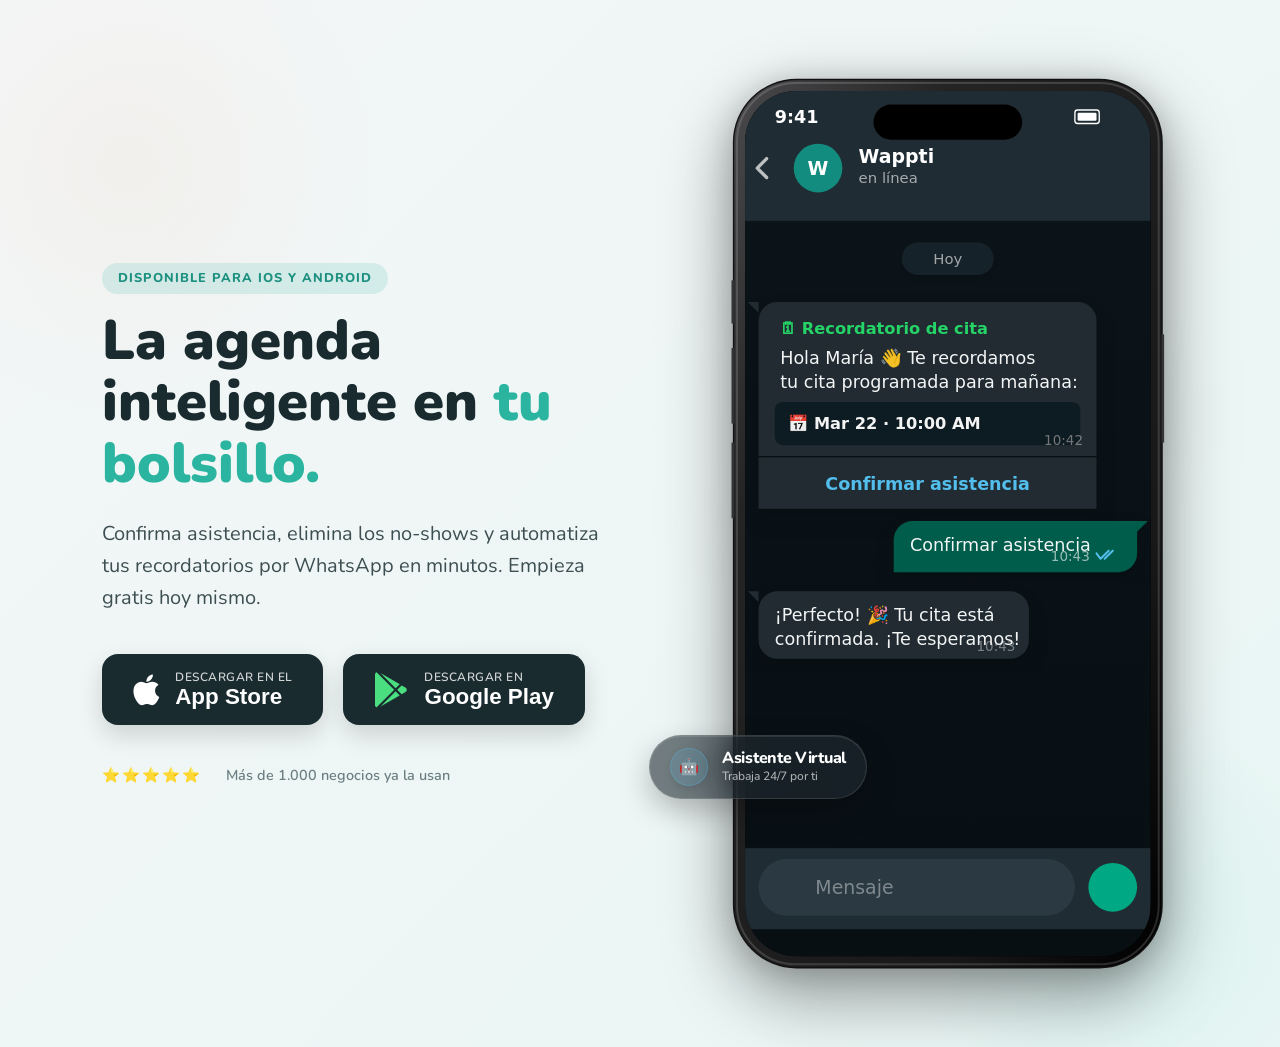
<file: descargar.html>
<!DOCTYPE html>
<html lang="es">
<head>
  <meta charset="UTF-8">
  <meta name="viewport" content="width=device-width, initial-scale=1.0">
  <title>Descargar Wappti – App para Agendar y Confirmar Citas</title>
  <meta name="description" content="Descarga Wappti para iOS y Android. La mejor app para confirmar citas y enviar recordatorios automáticamente por WhatsApp.">
  
  <link rel="icon" type="image/png" href="/img/favicon.png">
  <link rel="preconnect" href="https://fonts.googleapis.com">
  <link rel="preconnect" href="https://fonts.gstatic.com" crossorigin>
  <link href="https://fonts.googleapis.com/css2?family=Nunito:wght@400;500;600;700;800;900&display=swap" rel="stylesheet">
  <link rel="stylesheet" href="https://cdnjs.cloudflare.com/ajax/libs/font-awesome/6.5.0/css/all.min.css">
  
  <link rel="stylesheet" href="css/styles.css">

  <style>
    /* ── ESTILOS EXCLUSIVOS PARA LA LANDING DE DESCARGA ── */
    .download-section {
      min-height: calc(100vh - 64px); /* Ocupa toda la pantalla menos el header */
      display: flex;
      align-items: center;
      background: linear-gradient(135deg, var(--bg-gray) 0%, #e8f6f4 100%);
      padding: 4rem 8%;
      position: relative;
      overflow: hidden;
    }

    /* Círculos decorativos de fondo */
    .download-section::before {
      content: ''; position: absolute; left: -10vw; top: -10vh;
      width: 40vw; height: 40vw; border-radius: 50%;
      background: radial-gradient(circle, rgba(224,123,57,0.05) 0%, transparent 70%);
      z-index: 0;
    }
    .download-section::after {
      content: ''; position: absolute; right: -5vw; bottom: -10vh;
      width: 35vw; height: 35vw; border-radius: 50%;
      background: radial-gradient(circle, rgba(43,181,160,0.08) 0%, transparent 70%);
      z-index: 0;
    }

    .download-container {
      display: grid;
      grid-template-columns: 1.2fr 1fr;
      gap: 4rem;
      align-items: center;
      max-width: 1200px;
      margin: 0 auto;
      width: 100%;
      z-index: 1;
    }

    .download-content h1 {
      font-size: clamp(2.5rem, 5vw, 3.5rem);
      font-weight: 900;
      color: var(--dark);
      line-height: 1.1;
      margin-bottom: 1.5rem;
    }
    .download-content h1 span { color: var(--teal); }
    
    .download-content p {
      font-size: clamp(1.1rem, 2vw, 1.25rem);
      color: var(--text);
      line-height: 1.6;
      margin-bottom: 2.5rem;
      max-width: 500px;
    }

    /* Botones de Tienda XL (Específicos para conversión) */
    .store-buttons-xl {
      display: flex;
      gap: 1.2rem;
      flex-wrap: wrap;
    }

    .btn-store-xl {
      display: flex;
      align-items: center;
      gap: 1rem;
      background: var(--dark);
      color: white;
      padding: 0.8rem 1.8rem;
      border-radius: 16px;
      text-decoration: none;
      transition: transform 0.3s cubic-bezier(0.16, 1, 0.3, 1), box-shadow 0.3s ease;
      box-shadow: 0 10px 25px rgba(0,0,0,0.15);
      border: 2px solid transparent;
    }
    
    .btn-store-xl:hover {
      transform: translateY(-5px);
      box-shadow: 0 15px 35px rgba(0,0,0,0.25);
      background: #000;
    }

    /* Variante para Google Play si quieres diferenciarlo */
    .btn-store-xl.playstore:hover { border-color: var(--teal); }
    .btn-store-xl.appstore:hover { border-color: var(--orange); }

    .btn-store-xl i { font-size: 2.2rem; }
    
    .btn-store-xl-text { display: flex; flex-direction: column; text-align: left; }
    .btn-store-xl-text small { font-size: 0.75rem; opacity: 0.8; font-weight: 600; text-transform: uppercase; letter-spacing: 0.5px; }
    .btn-store-xl-text strong { font-size: 1.4rem; font-weight: 900; line-height: 1.1; font-family: -apple-system, BlinkMacSystemFont, "Segoe UI", Roboto, sans-serif; }

    /* Trust indicators debajo de los botones */
    .trust-indicators {
      margin-top: 2.5rem;
      display: flex;
      align-items: center;
      gap: 1.5rem;
      font-size: 0.9rem;
      color: var(--muted);
      font-weight: 600;
    }
    .trust-indicators .stars { color: #FFB400; letter-spacing: 2px; }

    /* Mockup Contenedor */
    .download-mockup {
      position: relative;
      display: flex;
      justify-content: center;
    }

    @media (max-width: 992px) {
      .download-section { padding: 3rem 5%; text-align: center; }
      .download-container { grid-template-columns: 1fr; gap: 3rem; }
      .download-content p { margin: 0 auto 2rem; }
      .store-buttons-xl { justify-content: center; }
      .trust-indicators { justify-content: center; }
      .download-mockup { order: -1; max-width: 320px; margin: 0 auto; }
    }
    
    @media (max-width: 480px) {
      .btn-store-xl { width: 100%; justify-content: center; }
    }
  </style>

  <script>
    // Si envías tráfico desde FB/IG, este script detecta el celular y abre la tienda automáticamente
    document.addEventListener("DOMContentLoaded", function() {
      const userAgent = navigator.userAgent || navigator.vendor || window.opera;
      const urlParams = new URLSearchParams(window.location.search);
      
      // Solo auto-redirige si viene con un parámetro en la URL como ?auto=true
      if(urlParams.get('auto') === 'true') {
        if (/android/i.test(userAgent)) {
          window.location.href = "https://play.google.com/store/apps/details?id=com.androga.wappti";
        } else if (/iPad|iPhone|iPod/.test(userAgent) && !window.MSStream) {
          window.location.href = "https://apps.apple.com/us/app/wappti-agenda-de-clientes/id6447773916";
        }
      }
    });
  </script>

</head>
<body>


<section class="download-section">
  <div class="download-container">
    
    <div class="download-content fade-up">
      <div style="display: inline-block; background: rgba(43,181,160,0.15); color: var(--teal-dk); font-weight: 800; font-size: 0.8rem; padding: 0.4rem 1rem; border-radius: 50px; text-transform: uppercase; letter-spacing: 1px; margin-bottom: 1rem;">
        Disponible para iOS y Android
      </div>
      
      <h1>La agenda inteligente en <span>tu bolsillo.</span></h1>
      <p>Confirma asistencia, elimina los no-shows y automatiza tus recordatorios por WhatsApp en minutos. Empieza gratis hoy mismo.</p>
      
      <div class="store-buttons-xl delay-1 fade-up">
        <a href="https://apps.apple.com/us/app/wappti-agenda-de-clientes/id6447773916" class="btn-store-xl appstore">
          <i class="fab fa-apple"></i>
          <div class="btn-store-xl-text">
            <small>Descargar en el</small>
            <strong>App Store</strong>
          </div>
        </a>
        
        <a href="https://play.google.com/store/apps/details?id=com.androga.wappti" class="btn-store-xl playstore">
          <i class="fab fa-google-play" style="color: #4ade80;"></i>
          <div class="btn-store-xl-text">
            <small>Descargar en</small>
            <strong>Google Play</strong>
          </div>
        </a>
      </div>

      <div class="trust-indicators delay-2 fade-up">
        <div><span class="stars">⭐⭐⭐⭐⭐</span></div>
        <div>Más de 1.000 negocios ya la usan</div>
      </div>
    </div>

    <div class="download-mockup fade-up delay-1">
      <div class="phone-wrap-v3">
        <svg class="phone-svg-v3" viewBox="0 0 340 680" fill="none" xmlns="http://www.w3.org/2000/svg">
          <defs>
            <linearGradient id="titaniumGrad" x1="0" y1="0" x2="1" y2="1"><stop offset="0%" stop-color="#4A4A4C"/><stop offset="25%" stop-color="#242425"/><stop offset="75%" stop-color="#181819"/><stop offset="100%" stop-color="#000000"/></linearGradient>
            <linearGradient id="waBg" x1="0" y1="0" x2="0" y2="1"><stop offset="0%" stop-color="#0B141A"/><stop offset="100%" stop-color="#080F13"/></linearGradient>
            <filter id="msgShadow" x="-20%" y="-20%" width="140%" height="140%"><feDropShadow dx="0" dy="2" stdDeviation="2" flood-color="#000" flood-opacity="0.12"/><feDropShadow dx="0" dy="8" stdDeviation="8" flood-color="#000" flood-opacity="0.08"/></filter>
            <clipPath id="screenClip"><rect x="20" y="20" width="300" height="640" rx="38"/></clipPath>
          </defs>
          <rect x="11" y="11" width="318" height="658" rx="47" fill="#111"/>
          <rect x="12" y="12" width="316" height="656" rx="46" fill="url(#titaniumGrad)"/>
          <rect x="14" y="14" width="312" height="652" rx="44" stroke="rgba(255,255,255,0.15)" stroke-width="1.5"/>
          <rect x="20" y="20" width="300" height="640" rx="38" fill="#000"/>
          <path d="M 10 160 h 2 v 32 h -2 z" fill="#333"/>
          <path d="M 10 210 h 2 v 56 h -2 z" fill="#333"/>
          <path d="M 10 280 h 2 v 56 h -2 z" fill="#333"/>
          <path d="M 328 200 h 2 v 80 h -2 z" fill="#333"/>
          <g clip-path="url(#screenClip)">
            <rect x="20" y="20" width="300" height="640" fill="url(#waBg)"/>
            <rect x="20" y="20" width="300" height="96" fill="#202C33"/>
            <text class="svg-txt fw-bold" x="42" y="44" fill="white" font-size="13">9:41</text>
            <rect x="264" y="34" width="18" height="10" rx="2" fill="none" stroke="white" stroke-width="1"/>
            <rect x="266" y="36" width="14" height="6" rx="1" fill="white"/>
            <rect x="115" y="30" width="110" height="26" rx="13" fill="#000"/>
            <path d="M 36 84 l -7 -7 l 7 -7" stroke="rgba(255,255,255,0.7)" stroke-width="2.5" stroke-linecap="round" stroke-linejoin="round"/>
            <circle cx="74" cy="77" r="18" fill="#128C7E"/>
            <text class="svg-txt fw-black" x="74" y="82" text-anchor="middle" fill="white" font-size="14">W</text>
            <text class="svg-txt fw-bold" x="104" y="73" fill="white" font-size="14">Wappti</text>
            <text class="svg-txt fw-medium" x="104" y="88" fill="rgba(255,255,255,0.6)" font-size="11">en línea</text>
            <rect x="136" y="132" width="68" height="24" rx="12" fill="#182229" filter="url(#msgShadow)"/>
            <text class="svg-txt fw-medium" x="170" y="148" text-anchor="middle" fill="rgba(255,255,255,0.6)" font-size="11">Hoy</text>
            <g class="wa-msg wa-msg-1" filter="url(#msgShadow)">
              <path d="M 30 190 A 14 14 0 0 1 44 176 H 266 A 14 14 0 0 1 280 190 V 290 H 30 Z" fill="#202C33"/>
              <path d="M 30 176 L 22 176 L 30 184 Z" fill="#202C33"/>
              <text class="svg-txt fw-black" x="46" y="200" fill="#25D366" font-size="12">🗓 Recordatorio de cita</text>
              <text class="svg-txt" x="46" y="222" fill="rgba(255,255,255,0.95)" font-size="13">Hola María 👋 Te recordamos</text>
              <text class="svg-txt" x="46" y="240" fill="rgba(255,255,255,0.95)" font-size="13">tu cita programada para mañana:</text>
              <rect x="42" y="250" width="226" height="32" rx="6" fill="#111B21"/>
              <text class="svg-txt fw-bold" x="52" y="270" fill="rgba(255,255,255,0.95)" font-size="12">📅 Mar 22 · 10:00 AM</text>
              <text class="svg-txt" x="270" y="282" text-anchor="end" fill="rgba(255,255,255,0.4)" font-size="10">10:42</text>
              <rect x="30" y="291" width="250" height="38" fill="#202C33"/>
              <text class="svg-txt fw-bold" x="155" y="315" text-anchor="middle" fill="#53bdeb" font-size="13">Confirmar asistencia</text>
            </g>
            <g class="wa-msg out wa-msg-2" filter="url(#msgShadow)">
              <path d="M 130 352 A 14 14 0 0 1 144 338 H 310 V 362 A 14 14 0 0 1 296 376 H 130 Z" fill="#005C4B"/>
              <path d="M 310 338 L 318 338 L 310 346 Z" fill="#005C4B"/>
              <text class="svg-txt fw-medium" x="142" y="360" fill="rgba(255,255,255,0.95)" font-size="13">Confirmar asistencia</text>
              <text class="svg-txt" x="275" y="368" text-anchor="end" fill="rgba(255,255,255,0.6)" font-size="10">10:43</text>
              <path d="M 280 362 l 3 4 l 6 -6 m -3 6 l 6 -6" fill="none" stroke="#53bdeb" stroke-width="1.5" stroke-linecap="round" stroke-linejoin="round"/>
            </g>
            <g class="wa-msg wa-msg-3" filter="url(#msgShadow)">
              <path d="M 30 404 A 14 14 0 0 1 44 390 H 216 A 14 14 0 0 1 230 404 V 426 A 14 14 0 0 1 216 440 H 44 A 14 14 0 0 1 30 426 Z" fill="#202C33"/>
              <path d="M 30 390 L 22 390 L 30 398 Z" fill="#202C33"/>
              <text class="svg-txt" x="42" y="412" fill="rgba(255,255,255,0.95)" font-size="13">¡Perfecto! 🎉 Tu cita está</text>
              <text class="svg-txt" x="42" y="430" fill="rgba(255,255,255,0.95)" font-size="13">confirmada. ¡Te esperamos!</text>
              <text class="svg-txt" x="220" y="434" text-anchor="end" fill="rgba(255,255,255,0.4)" font-size="10">10:43</text>
            </g>
            <rect x="20" y="580" width="300" height="60" fill="#202C33"/>
            <rect x="30" y="588" width="234" height="42" rx="21" fill="#2A3942"/>
            <text class="svg-txt" x="72" y="614" fill="rgba(255,255,255,0.4)" font-size="14">Mensaje</text>
            <circle cx="292" cy="609" r="18" fill="#00A884"/>
          </g>
        </svg>

        <div class="stat-pill stat-pill--bl" style="left: -15%; bottom: 20%;">
          <div class="stat-pill__icon" style="background:rgba(83, 189, 235, 0.15); color: #53bdeb; border: 1px solid rgba(83, 189, 235, 0.3);">🤖</div>
          <div>
            <strong>Asistente Virtual</strong>
            <span>Trabaja 24/7 por ti</span>
          </div>
        </div>

      </div>
    </div>

  </div>
</section>

<script src="js/main.js"></script>

</body>
</html>
</file>
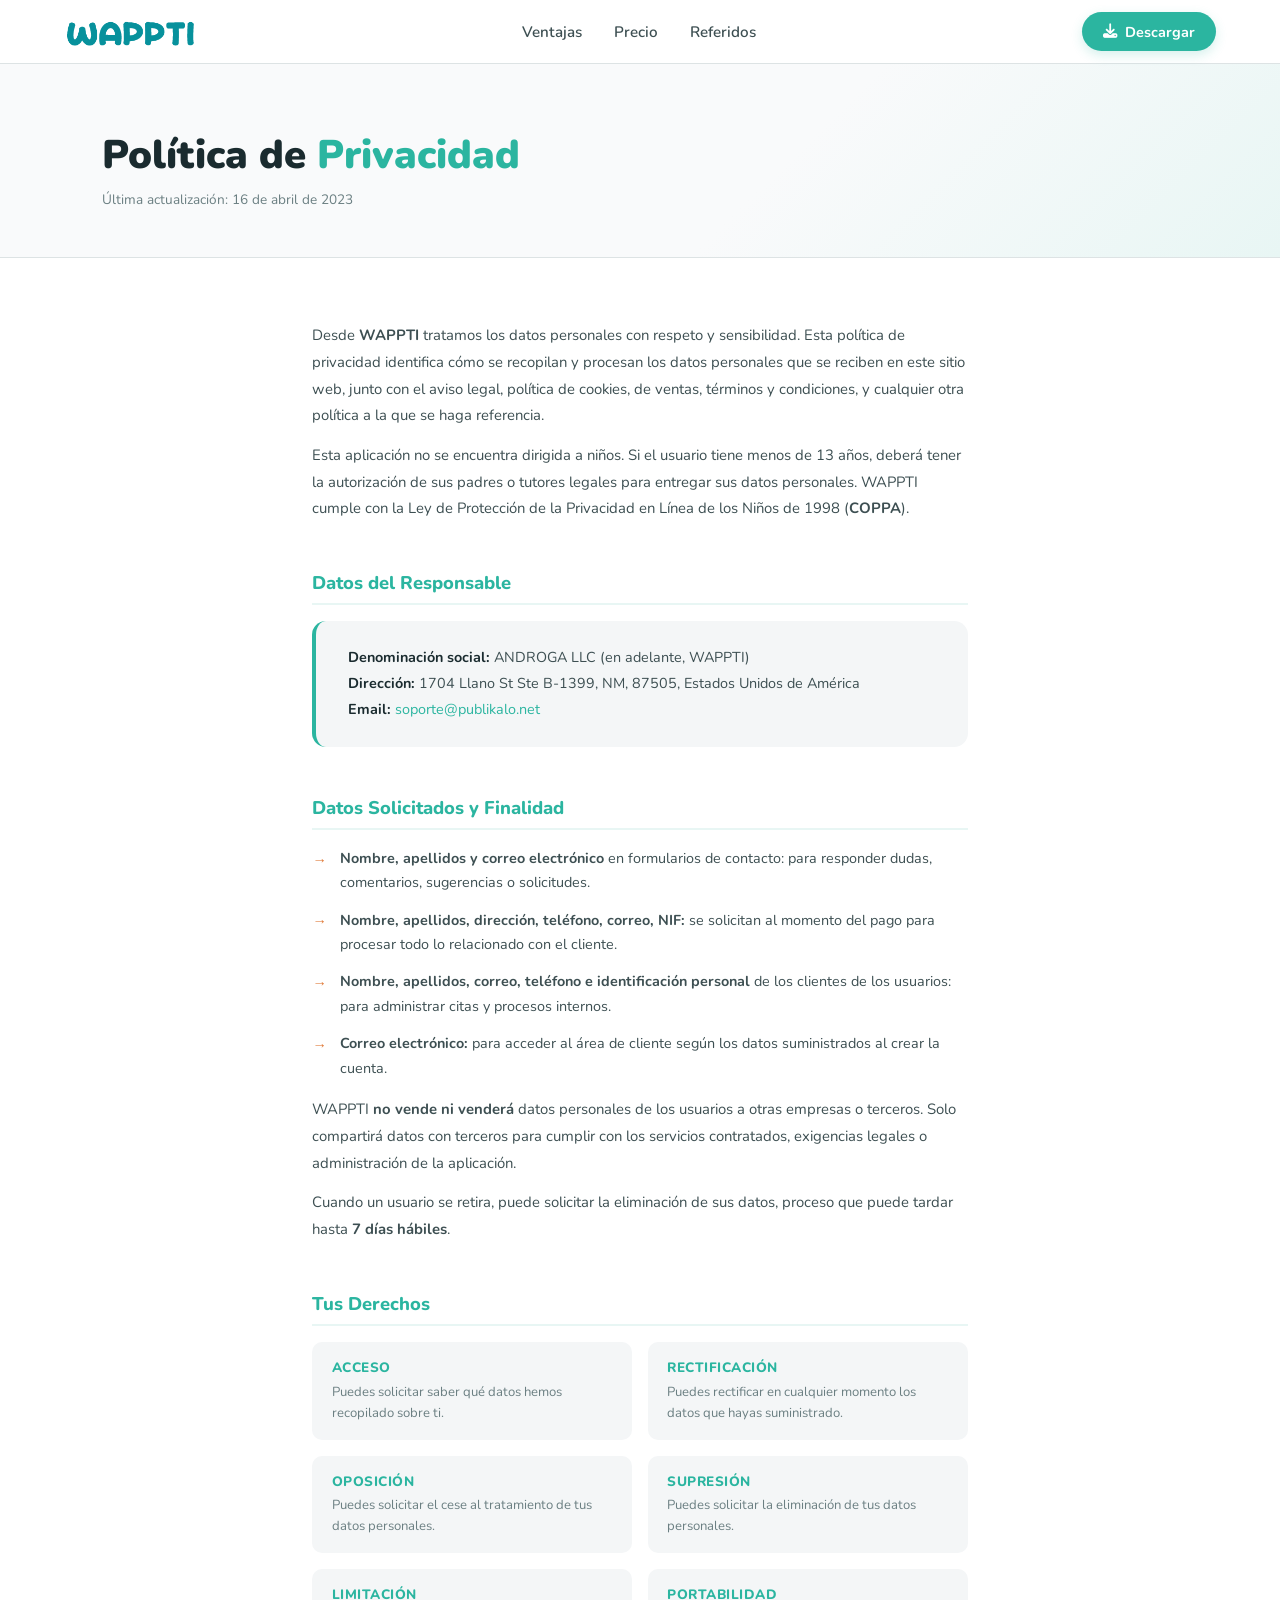
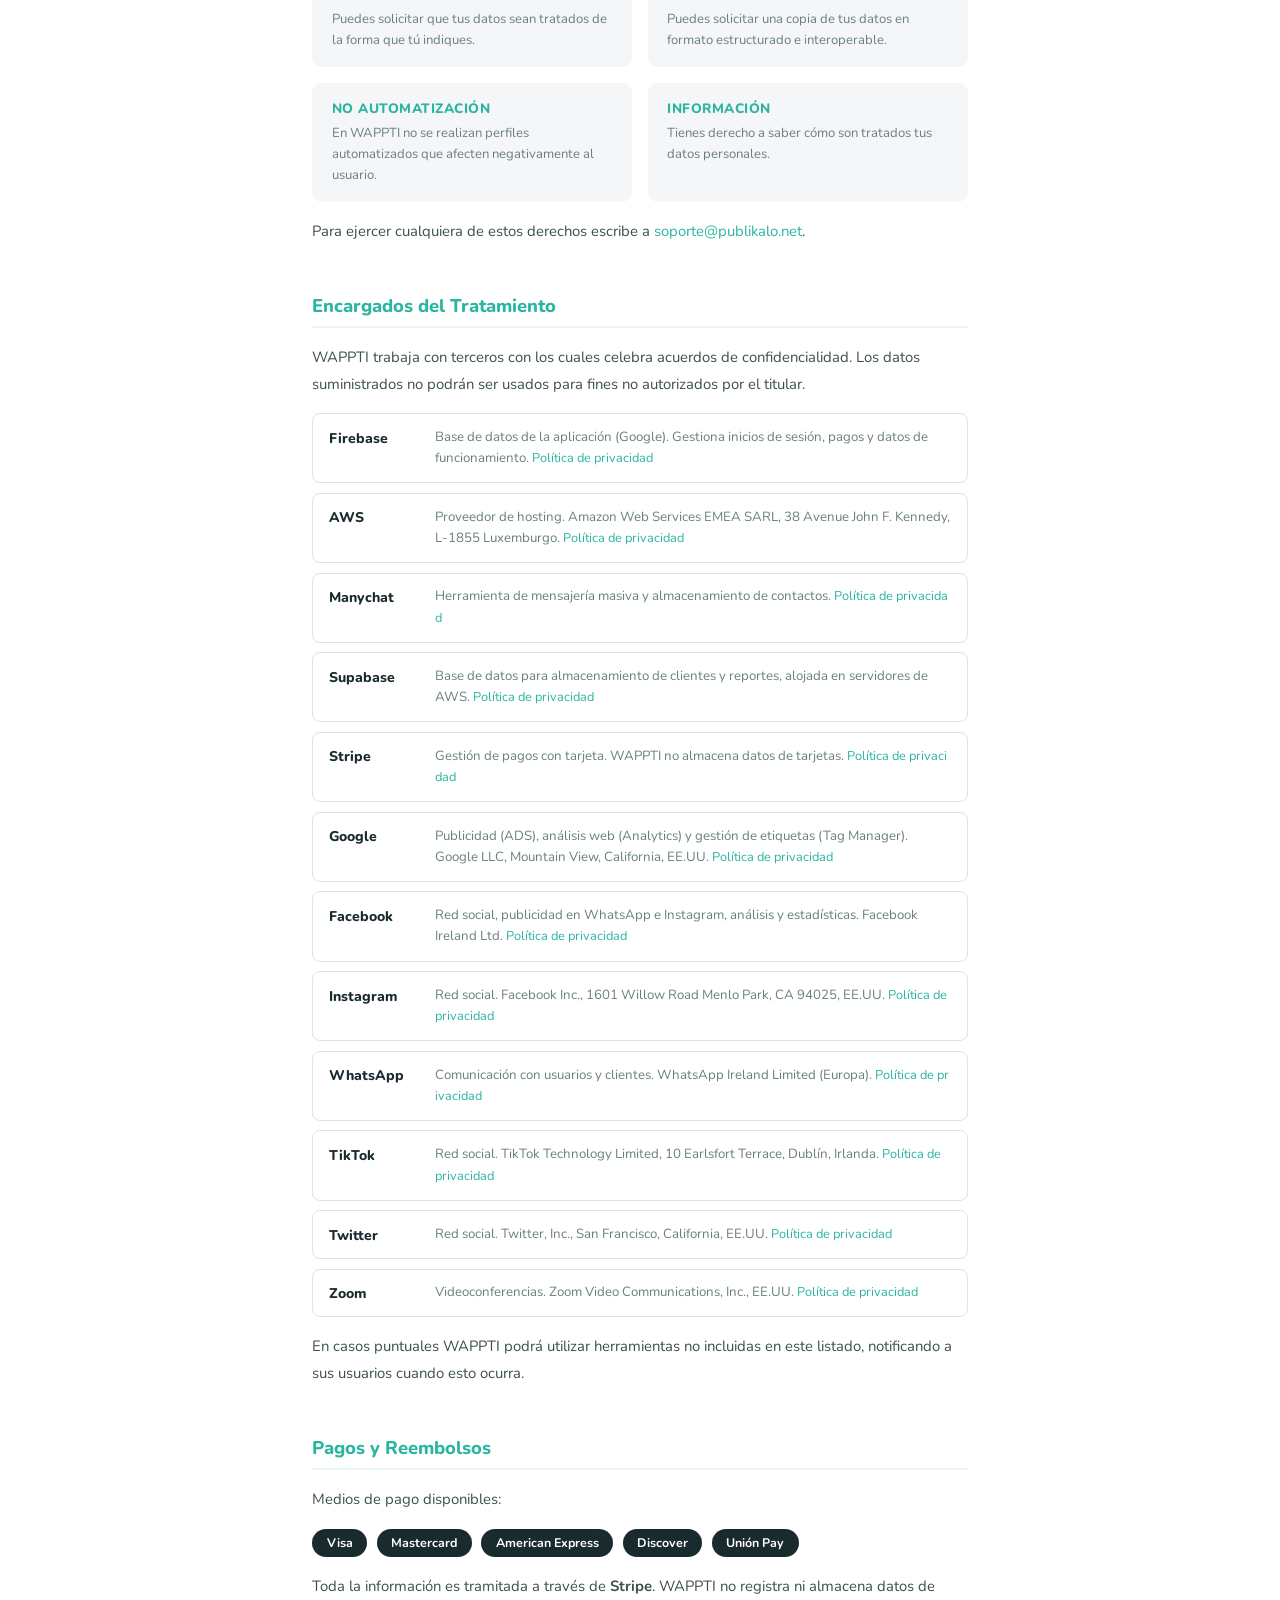
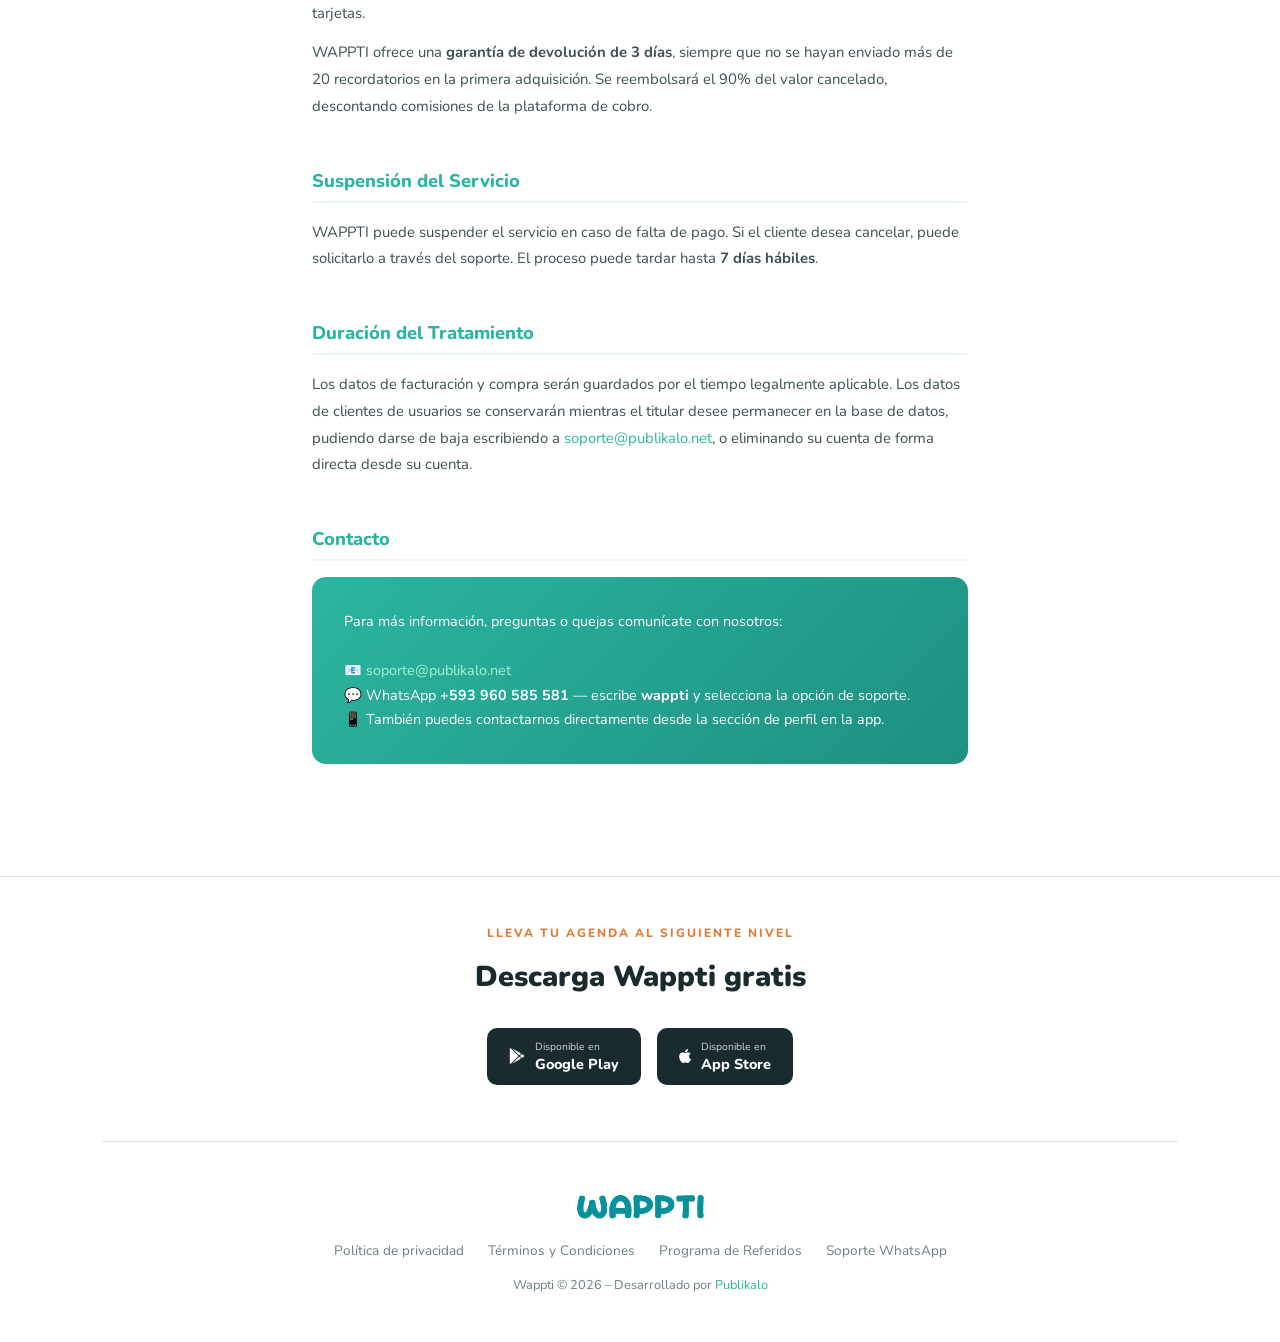
<file: privacy-policy.html>
<!DOCTYPE html>
<html lang="es">
<head>
  <meta charset="UTF-8">
  <meta name="viewport" content="width=device-width, initial-scale=1.0">
  <title>Política de Privacidad – Wappti</title>
  <link rel="icon" type="image/png" href="/img/favicon.png">
  <link rel="preconnect" href="https://fonts.googleapis.com">
  <link rel="preconnect" href="https://fonts.gstatic.com" crossorigin>
  <link href="https://fonts.googleapis.com/css2?family=Nunito:wght@400;500;600;700;800;900&display=swap" rel="stylesheet">
  <link rel="stylesheet" href="css/styles.css">
  <link rel="stylesheet" href="https://cdnjs.cloudflare.com/ajax/libs/font-awesome/6.5.0/css/all.min.css">

  <style>
    .policy-hero {
      background: linear-gradient(135deg, #f9fafb 60%, #e8f6f4 100%);
      padding: 4rem 8% 3rem;
      border-bottom: 1px solid var(--border);
    }
    .policy-hero p {
      font-size: .85rem; color: var(--muted); margin-top: .5rem;
    }
    .policy-hero h1 {
      font-size: clamp(1.8rem, 4vw, 2.5rem);
      font-weight: 900; color: var(--dark);
    }
    .policy-hero h1 span { color: var(--teal); }

    .policy-body {
      max-width: 860px;
      margin: 0 auto;
      padding: 4rem 8%;
    }

    .policy-section { margin-bottom: 3rem; }

    .policy-section h2 {
      font-size: 1.15rem; font-weight: 800;
      color: var(--teal); margin-bottom: 1rem;
      padding-bottom: .5rem;
      border-bottom: 2px solid #e8f6f4;
    }

    .policy-section p {
      font-size: .93rem; color: var(--text);
      line-height: 1.8; margin-bottom: .8rem;
    }

    .policy-section a {
      color: var(--teal); text-decoration: none; word-break: break-all;
    }
    .policy-section a:hover { text-decoration: underline; }

    /* Datos del responsable */
    .info-card {
      background: var(--bg-gray);
      border-radius: var(--radius);
      padding: 1.5rem 2rem;
      margin: 1rem 0;
      border-left: 4px solid var(--teal);
    }
    .info-card p { margin: 0; font-size: .9rem; }
    .info-card strong { color: var(--dark); }

    /* Lista de datos solicitados */
    .data-list { list-style: none; display: flex; flex-direction: column; gap: .8rem; margin: 1rem 0; }
    .data-list li {
      display: flex; gap: .8rem; align-items: flex-start;
      font-size: .9rem; color: var(--text); line-height: 1.7;
    }
    .data-list li::before {
      content: '→'; color: var(--orange);
      font-weight: 900; flex-shrink: 0; margin-top: .1rem;
    }

    /* Derechos */
    .rights-grid {
      display: grid; grid-template-columns: 1fr 1fr;
      gap: 1rem; margin: 1rem 0;
    }
    .right-item {
      background: var(--bg-gray); border-radius: 10px;
      padding: 1rem 1.2rem;
    }
    .right-item strong {
      display: block; color: var(--teal);
      font-size: .85rem; font-weight: 800;
      margin-bottom: .3rem; text-transform: uppercase; letter-spacing: .5px;
    }
    .right-item p { font-size: .82rem; color: var(--muted); line-height: 1.6; margin: 0; }

    /* Encargados del tratamiento */
    .processors-list { display: flex; flex-direction: column; gap: .6rem; margin: 1rem 0; }
    .processor-item {
      display: flex; gap: 1rem; align-items: flex-start;
      padding: .8rem 1rem;
      border-radius: 8px; border: 1px solid var(--border);
      transition: border-color .2s;
    }
    .processor-item:hover { border-color: var(--teal); }
    .processor-name {
      font-weight: 800; font-size: .88rem; color: var(--dark);
      min-width: 90px; flex-shrink: 0; padding-top: .1rem;
    }
    .processor-desc { font-size: .83rem; color: var(--muted); line-height: 1.6; }
    .processor-desc a { font-size: .8rem; }

    /* Pagos */
    .payment-badges {
      display: flex; gap: .6rem; flex-wrap: wrap; margin: 1rem 0;
    }
    .badge {
      background: var(--dark); color: white;
      padding: .35rem .9rem; border-radius: 50px;
      font-size: .78rem; font-weight: 700;
    }

    /* Contacto */
    .contact-box {
      background: linear-gradient(135deg, var(--teal) 0%, var(--teal-dk) 100%);
      border-radius: var(--radius); padding: 2rem;
      display: flex; gap: 2rem; flex-wrap: wrap; align-items: center;
      margin-top: 1rem;
    }
    .contact-box p { color: white; font-size: .9rem; line-height: 1.7; margin: 0; flex: 1; }
    .contact-box a { color: #a7f3d0; }
    .contact-box strong { color: white; }

    @media (max-width: 768px) {
      .rights-grid { grid-template-columns: 1fr; }
      .policy-body { padding: 2rem 5%; }
      .policy-hero { padding: 3rem 5%; }
    }
  </style>
</head>
<body>

  <div data-include="header"></div>

  <!-- HERO -->
  <div class="policy-hero">
    <h1>Política de <span>Privacidad</span></h1>
    <p>Última actualización: 16 de abril de 2023</p>
  </div>

  <!-- CONTENIDO -->
  <div class="policy-body">

    <!-- Intro -->
    <div class="policy-section">
      <p>Desde <strong>WAPPTI</strong> tratamos los datos personales con respeto y sensibilidad. Esta política de privacidad identifica cómo se recopilan y procesan los datos personales que se reciben en este sitio web, junto con el aviso legal, política de cookies, de ventas, términos y condiciones, y cualquier otra política a la que se haga referencia.</p>
      <p>Esta aplicación no se encuentra dirigida a niños. Si el usuario tiene menos de 13 años, deberá tener la autorización de sus padres o tutores legales para entregar sus datos personales. WAPPTI cumple con la Ley de Protección de la Privacidad en Línea de los Niños de 1998 (<strong>COPPA</strong>).</p>
    </div>

    <!-- Datos del responsable -->
    <div class="policy-section">
      <h2>Datos del Responsable</h2>
      <div class="info-card">
        <p><strong>Denominación social:</strong> ANDROGA LLC (en adelante, WAPPTI)</p>
        <p><strong>Dirección:</strong> 1704 Llano St Ste B-1399, NM, 87505, Estados Unidos de América</p>
        <p><strong>Email:</strong> <a href="mailto:soporte@publikalo.net">soporte@publikalo.net</a></p>
      </div>
    </div>

    <!-- Datos solicitados -->
    <div class="policy-section">
      <h2>Datos Solicitados y Finalidad</h2>
      <ul class="data-list">
        <li><span><strong>Nombre, apellidos y correo electrónico</strong> en formularios de contacto: para responder dudas, comentarios, sugerencias o solicitudes.</span></li>
        <li><span><strong>Nombre, apellidos, dirección, teléfono, correo, NIF:</strong> se solicitan al momento del pago para procesar todo lo relacionado con el cliente.</span></li>
        <li><span><strong>Nombre, apellidos, correo, teléfono e identificación personal</strong> de los clientes de los usuarios: para administrar citas y procesos internos.</span></li>
        <li><span><strong>Correo electrónico:</strong> para acceder al área de cliente según los datos suministrados al crear la cuenta.</span></li>
      </ul>
      <p>WAPPTI <strong>no vende ni venderá</strong> datos personales de los usuarios a otras empresas o terceros. Solo compartirá datos con terceros para cumplir con los servicios contratados, exigencias legales o administración de la aplicación.</p>
      <p>Cuando un usuario se retira, puede solicitar la eliminación de sus datos, proceso que puede tardar hasta <strong>7 días hábiles</strong>.</p>
    </div>

    <!-- Derechos -->
    <div class="policy-section">
      <h2>Tus Derechos</h2>
      <div class="rights-grid">
        <div class="right-item">
          <strong>Acceso</strong>
          <p>Puedes solicitar saber qué datos hemos recopilado sobre ti.</p>
        </div>
        <div class="right-item">
          <strong>Rectificación</strong>
          <p>Puedes rectificar en cualquier momento los datos que hayas suministrado.</p>
        </div>
        <div class="right-item">
          <strong>Oposición</strong>
          <p>Puedes solicitar el cese al tratamiento de tus datos personales.</p>
        </div>
        <div class="right-item">
          <strong>Supresión</strong>
          <p>Puedes solicitar la eliminación de tus datos personales.</p>
        </div>
        <div class="right-item">
          <strong>Limitación</strong>
          <p>Puedes solicitar que tus datos sean tratados de la forma que tú indiques.</p>
        </div>
        <div class="right-item">
          <strong>Portabilidad</strong>
          <p>Puedes solicitar una copia de tus datos en formato estructurado e interoperable.</p>
        </div>
        <div class="right-item">
          <strong>No automatización</strong>
          <p>En WAPPTI no se realizan perfiles automatizados que afecten negativamente al usuario.</p>
        </div>
        <div class="right-item">
          <strong>Información</strong>
          <p>Tienes derecho a saber cómo son tratados tus datos personales.</p>
        </div>
      </div>
      <p>Para ejercer cualquiera de estos derechos escribe a <a href="mailto:soporte@publikalo.net">soporte@publikalo.net</a>.</p>
    </div>

    <!-- Encargados del tratamiento -->
    <div class="policy-section">
      <h2>Encargados del Tratamiento</h2>
      <p>WAPPTI trabaja con terceros con los cuales celebra acuerdos de confidencialidad. Los datos suministrados no podrán ser usados para fines no autorizados por el titular.</p>
      <div class="processors-list">
        <div class="processor-item">
          <span class="processor-name">Firebase</span>
          <span class="processor-desc">Base de datos de la aplicación (Google). Gestiona inicios de sesión, pagos y datos de funcionamiento. <a href="https://firebase.google.com/support/privacy" target="_blank">Política de privacidad</a></span>
        </div>
        <div class="processor-item">
          <span class="processor-name">AWS</span>
          <span class="processor-desc">Proveedor de hosting. Amazon Web Services EMEA SARL, 38 Avenue John F. Kennedy, L-1855 Luxemburgo. <a href="https://aws.amazon.com/es/privacy/" target="_blank">Política de privacidad</a></span>
        </div>
        <div class="processor-item">
          <span class="processor-name">Manychat</span>
          <span class="processor-desc">Herramienta de mensajería masiva y almacenamiento de contactos. <a href="https://manychat.com/privacy.html" target="_blank">Política de privacidad</a></span>
        </div>
        <div class="processor-item">
          <span class="processor-name">Supabase</span>
          <span class="processor-desc">Base de datos para almacenamiento de clientes y reportes, alojada en servidores de AWS. <a href="https://supabase.com/privacy" target="_blank">Política de privacidad</a></span>
        </div>
        <div class="processor-item">
          <span class="processor-name">Stripe</span>
          <span class="processor-desc">Gestión de pagos con tarjeta. WAPPTI no almacena datos de tarjetas. <a href="https://stripe.com/us/privacy" target="_blank">Política de privacidad</a></span>
        </div>
        <div class="processor-item">
          <span class="processor-name">Google</span>
          <span class="processor-desc">Publicidad (ADS), análisis web (Analytics) y gestión de etiquetas (Tag Manager). Google LLC, Mountain View, California, EE.UU. <a href="https://policies.google.com/privacy" target="_blank">Política de privacidad</a></span>
        </div>
        <div class="processor-item">
          <span class="processor-name">Facebook</span>
          <span class="processor-desc">Red social, publicidad en WhatsApp e Instagram, análisis y estadísticas. Facebook Ireland Ltd. <a href="https://www.facebook.com/business/gdpr" target="_blank">Política de privacidad</a></span>
        </div>
        <div class="processor-item">
          <span class="processor-name">Instagram</span>
          <span class="processor-desc">Red social. Facebook Inc., 1601 Willow Road Menlo Park, CA 94025, EE.UU. <a href="https://help.instagram.com/155833707900388" target="_blank">Política de privacidad</a></span>
        </div>
        <div class="processor-item">
          <span class="processor-name">WhatsApp</span>
          <span class="processor-desc">Comunicación con usuarios y clientes. WhatsApp Ireland Limited (Europa). <a href="https://www.whatsapp.com/legal?eea=1#privacy-policy" target="_blank">Política de privacidad</a></span>
        </div>
        <div class="processor-item">
          <span class="processor-name">TikTok</span>
          <span class="processor-desc">Red social. TikTok Technology Limited, 10 Earlsfort Terrace, Dublín, Irlanda. <a href="https://www.tiktok.com/legal/privacy-policy?lang=es" target="_blank">Política de privacidad</a></span>
        </div>
        <div class="processor-item">
          <span class="processor-name">Twitter</span>
          <span class="processor-desc">Red social. Twitter, Inc., San Francisco, California, EE.UU. <a href="https://twitter.com/es/privacy" target="_blank">Política de privacidad</a></span>
        </div>
        <div class="processor-item">
          <span class="processor-name">Zoom</span>
          <span class="processor-desc">Videoconferencias. Zoom Video Communications, Inc., EE.UU. <a href="https://zoom.us/privacy" target="_blank">Política de privacidad</a></span>
        </div>
      </div>
      <p>En casos puntuales WAPPTI podrá utilizar herramientas no incluidas en este listado, notificando a sus usuarios cuando esto ocurra.</p>
    </div>

    <!-- Pagos y reembolsos -->
    <div class="policy-section">
      <h2>Pagos y Reembolsos</h2>
      <p>Medios de pago disponibles:</p>
      <div class="payment-badges">
        <span class="badge">Visa</span>
        <span class="badge">Mastercard</span>
        <span class="badge">American Express</span>
        <span class="badge">Discover</span>
        <span class="badge">Unión Pay</span>
      </div>
      <p>Toda la información es tramitada a través de <strong>Stripe</strong>. WAPPTI no registra ni almacena datos de tarjetas.</p>
      <p>WAPPTI ofrece una <strong>garantía de devolución de 3 días</strong>, siempre que no se hayan enviado más de 20 recordatorios en la primera adquisición. Se reembolsará el 90% del valor cancelado, descontando comisiones de la plataforma de cobro.</p>
    </div>

    <!-- Suspensión del servicio -->
    <div class="policy-section">
      <h2>Suspensión del Servicio</h2>
      <p>WAPPTI puede suspender el servicio en caso de falta de pago. Si el cliente desea cancelar, puede solicitarlo a través del soporte. El proceso puede tardar hasta <strong>7 días hábiles</strong>.</p>
    </div>

    <!-- Duración del tratamiento -->
    <div class="policy-section" id="deleteaccount">
      <h2>Duración del Tratamiento</h2>
      <p>Los datos de facturación y compra serán guardados por el tiempo legalmente aplicable. Los datos de clientes de usuarios se conservarán mientras el titular desee permanecer en la base de datos, pudiendo darse de baja escribiendo a <a href="mailto:soporte@publikalo.net">soporte@publikalo.net</a>, o eliminando su cuenta de forma directa desde su cuenta.</p>
    </div>

    <!-- Contacto -->
    <div class="policy-section">
      <h2>Contacto</h2>
      <div class="contact-box">
        <p>
          Para más información, preguntas o quejas comunícate con nosotros:<br><br>
          📧 <a href="mailto:soporte@publikalo.net">soporte@publikalo.net</a><br>
          💬 WhatsApp <strong>+593 960 585 581</strong> — escribe <strong>wappti</strong> y selecciona la opción de soporte.<br>
          📱 También puedes contactarnos directamente desde la sección de perfil en la app.
        </p>
      </div>
    </div>

  </div>

  <div data-include="footer"></div>

  <script src="js/include.js"></script>
  <script src="js/main.js"></script>
</body>
</html>
</file>
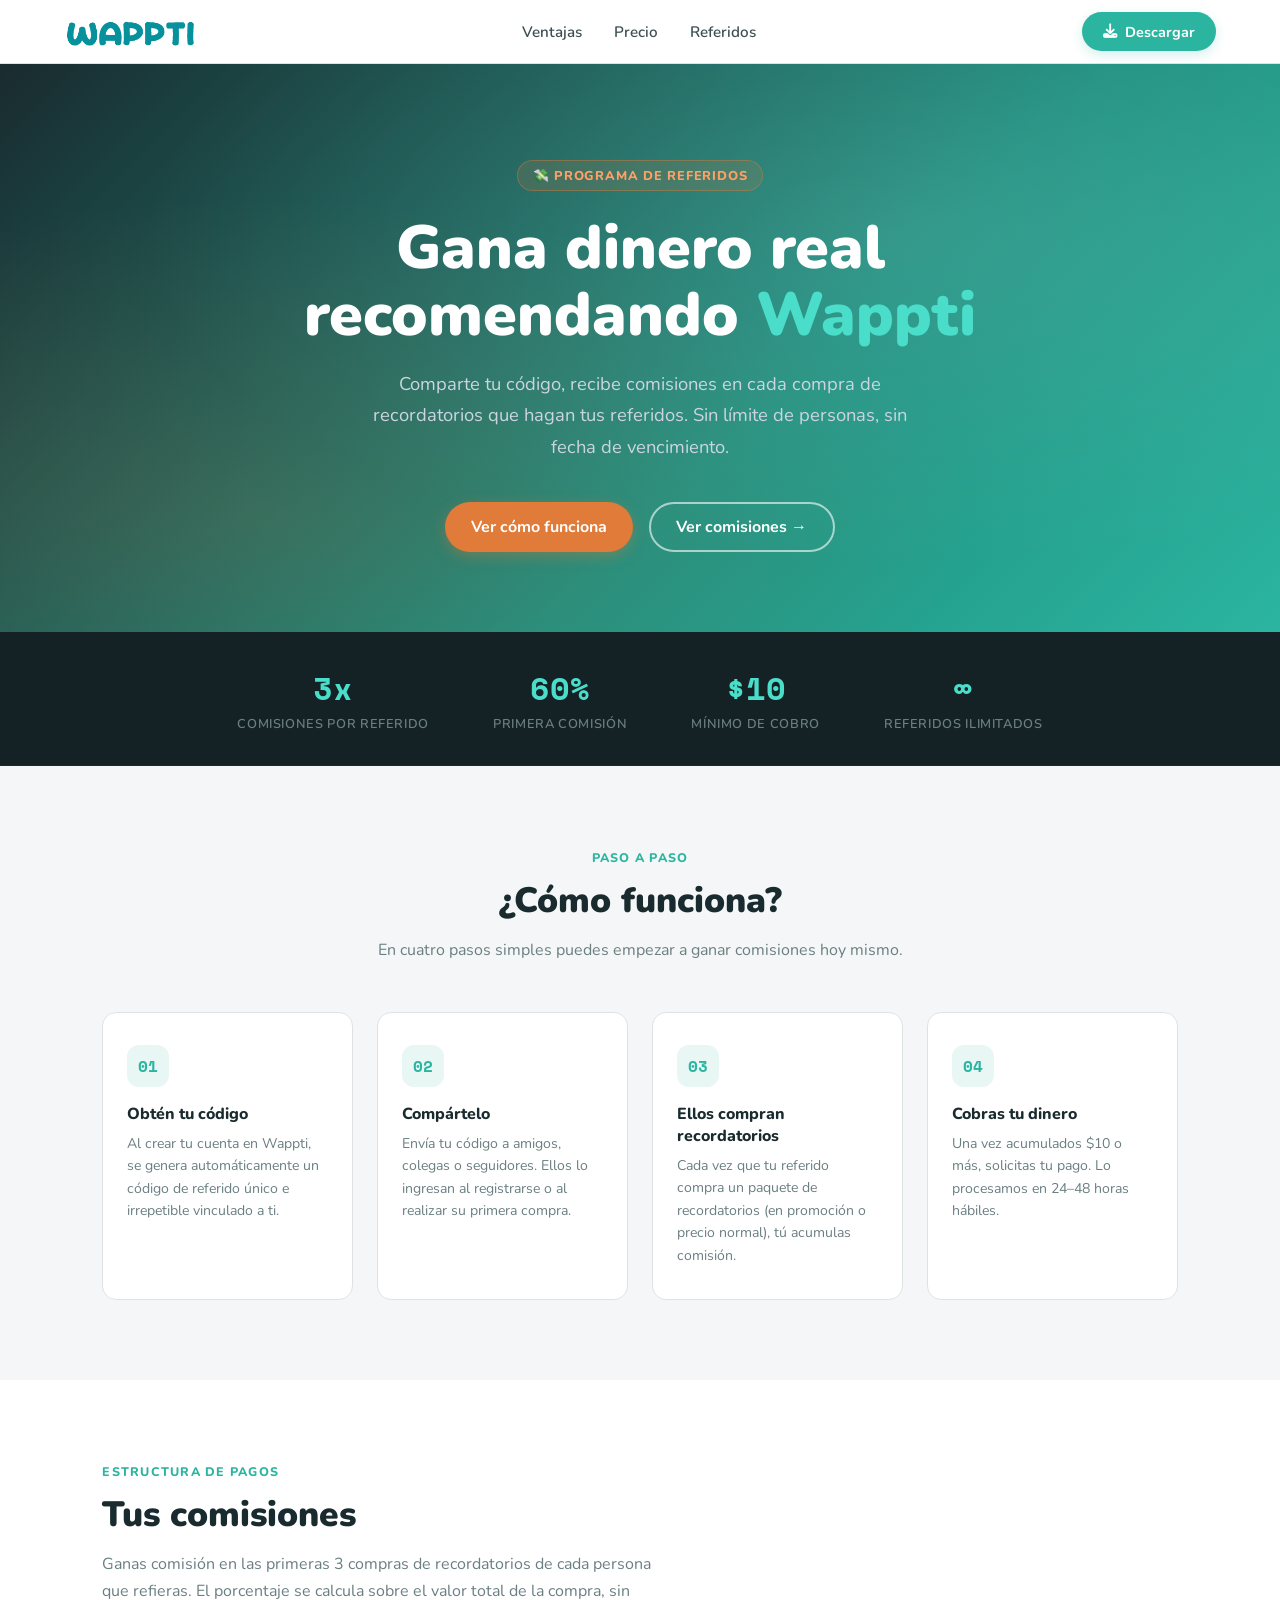
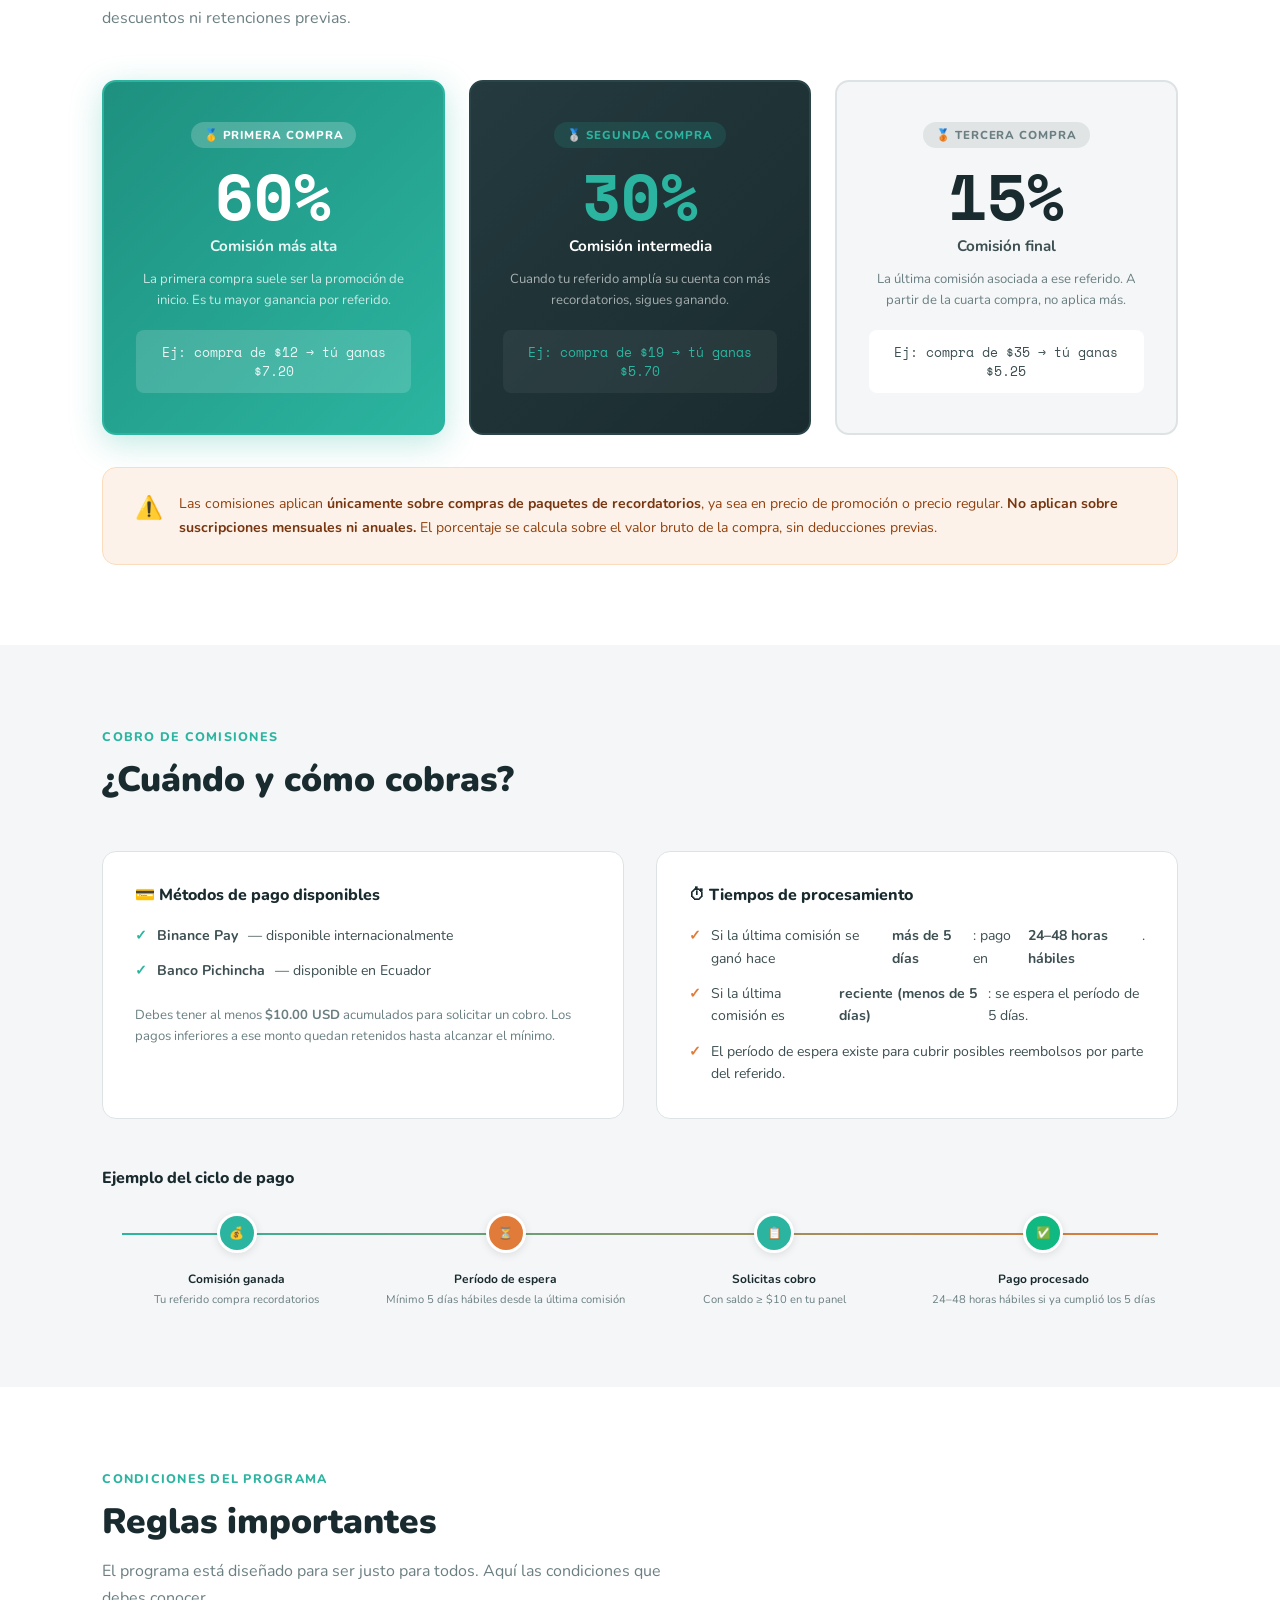
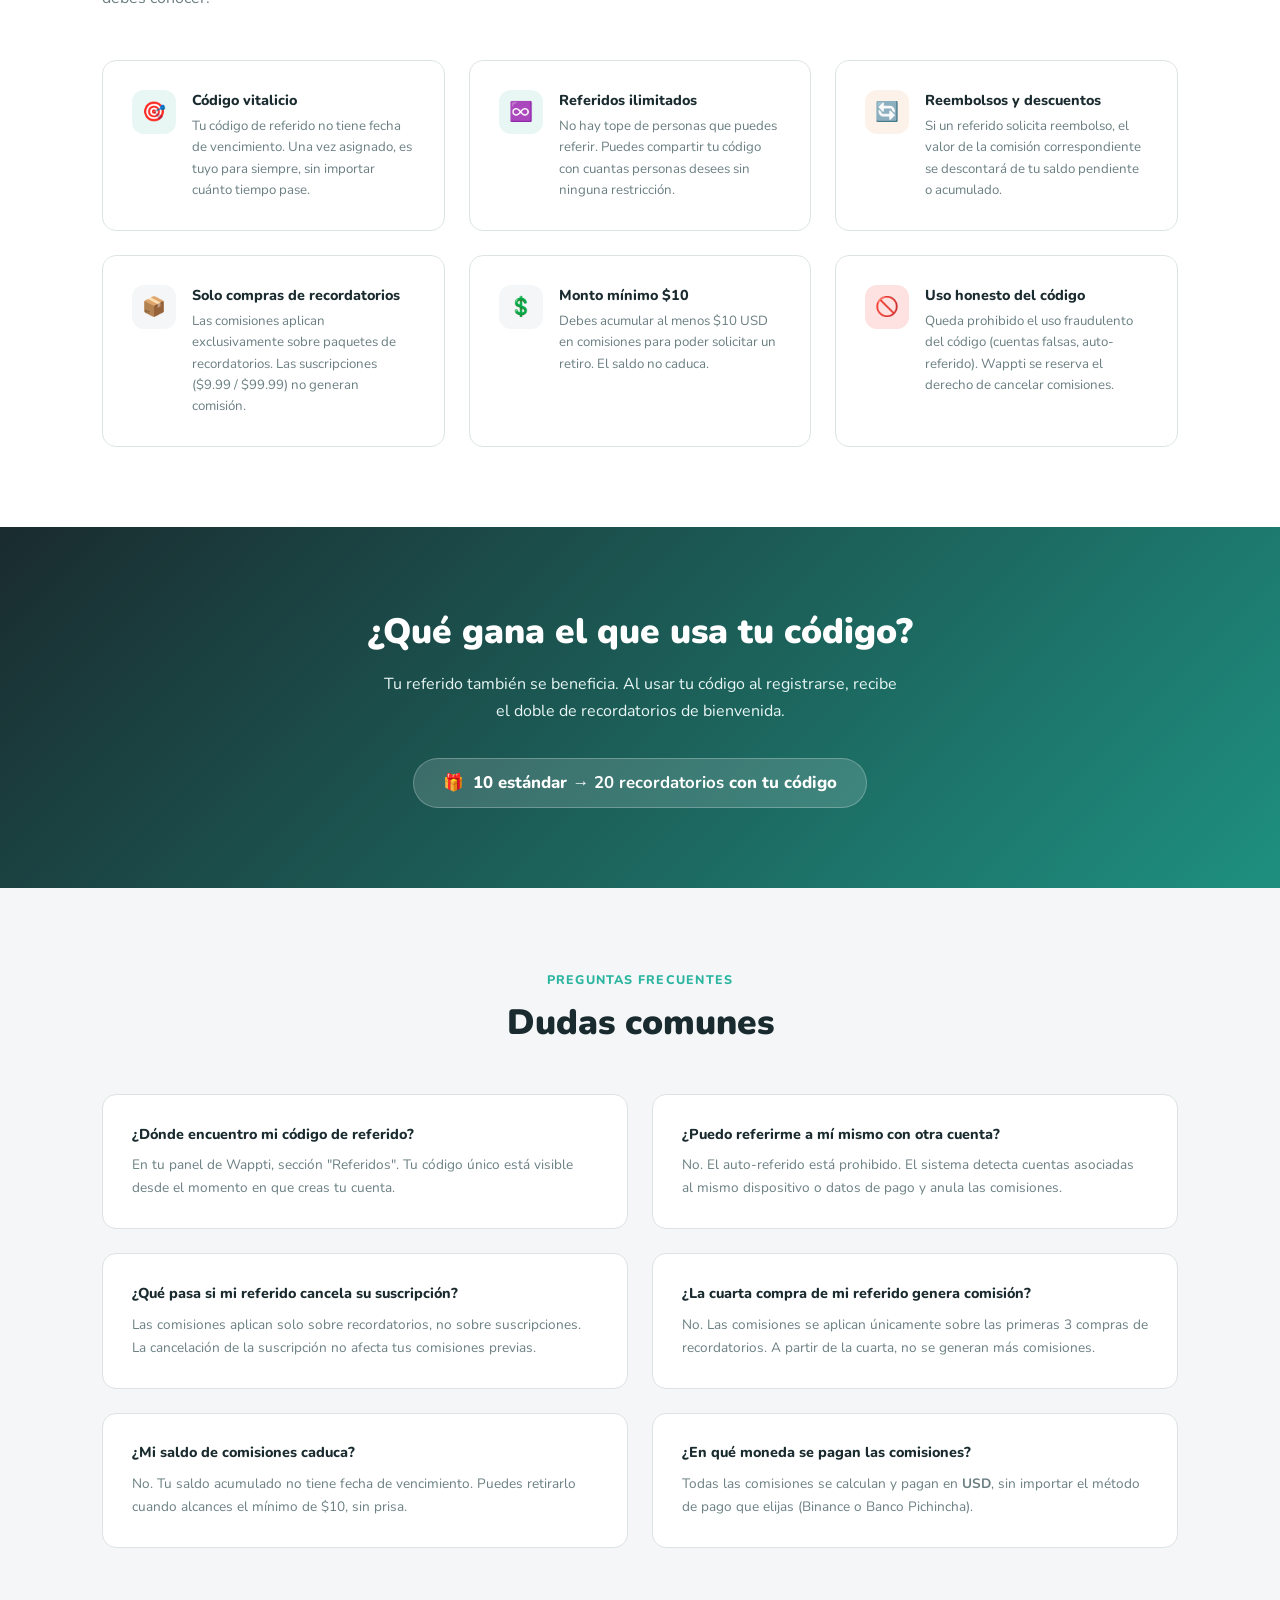
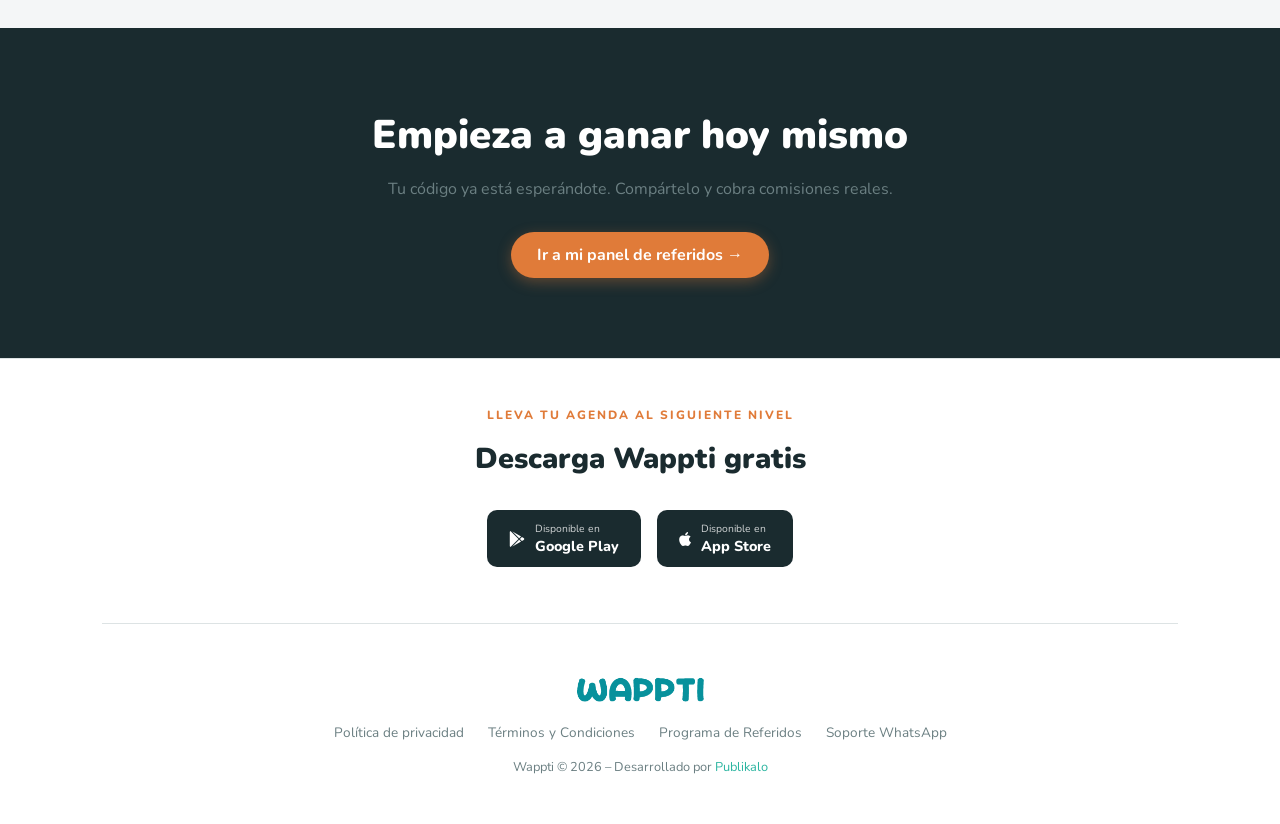
<file: referidos.html>
<!DOCTYPE html>
<html lang="es">
<head>
  <meta charset="UTF-8">
  <meta name="viewport" content="width=device-width, initial-scale=1.0">
  <title>Programa de Referidos – Wappti</title>
  <link rel="icon" type="image/png" href="/img/favicon.png">
  <link rel="preconnect" href="https://fonts.googleapis.com">
  <link rel="preconnect" href="https://fonts.gstatic.com" crossorigin>
  <link href="https://fonts.googleapis.com/css2?family=Nunito:wght@400;500;600;700;800;900&family=Space+Mono:wght@400;700&display=swap" rel="stylesheet">
  <link rel="stylesheet" href="https://cdnjs.cloudflare.com/ajax/libs/font-awesome/6.5.0/css/all.min.css">
  <link rel="stylesheet" href="css/styles.css">
  
  <style>
    /* ── ESTILOS EXCLUSIVOS DE REFERIDOS ── */
    /* Aquí usamos las variables que ya existen en tu styles.css */

    /* ── HERO REFERIDOS ── */
    .hero-referidos {
      background: linear-gradient(135deg, var(--dark) 0%, var(--teal-dk) 60%, var(--teal) 100%);
      padding: 6rem 8% 5rem;
      position: relative; overflow: hidden;
      text-align: center;
    }
    .hero-referidos::before {
      content: '';
      position: absolute; inset: 0;
      background: radial-gradient(ellipse at 70% 30%, rgba(255,255,255,.1) 0%, transparent 60%),
                  radial-gradient(ellipse at 20% 80%, rgba(224,123,57,.15) 0%, transparent 50%);
    }
    .hero-badge {
      display: inline-block;
      background: rgba(224,123,57,.15); border: 1px solid rgba(224,123,57,.4);
      color: #ffa166; font-size: .8rem; font-weight: 800;
      padding: .35rem .9rem; border-radius: 100px; letter-spacing: .06em;
      margin-bottom: 1.5rem; text-transform: uppercase;
      position: relative;
    }
    .hero-referidos h1 {
      font-size: clamp(2.2rem, 5vw, 3.8rem); font-weight: 900;
      color: #fff; line-height: 1.1; margin-bottom: 1.2rem;
      position: relative;
    }
    .hero-referidos h1 span { color: #4adeca; }
    .hero-referidos p {
      font-size: clamp(1rem, 2vw, 1.15rem); color: #cbd5e1;
      max-width: 560px; margin: 0 auto 2.5rem; line-height: 1.7;
      position: relative;
    }
    .hero-actions { display: flex; gap: 1rem; justify-content: center; flex-wrap: wrap; position: relative; }

    /* ── STATS BAR ── */
    .stats-bar {
      background: #152225; /* Un tono más oscuro basado en tu --dark */
      padding: 2rem 8%;
      display: flex; justify-content: center; gap: 4rem; flex-wrap: wrap;
      border-bottom: 1px solid var(--dark);
    }
    .stat { text-align: center; }
    .stat-num { font-size: 2rem; font-weight: 900; color: #4adeca; font-family: 'Space Mono', monospace; }
    .stat-label { font-size: .8rem; color: var(--muted); font-weight: 600; margin-top: .2rem; text-transform: uppercase; letter-spacing: .05em; }

    /* ── SECTION WRAPPER ── */
    .section { padding: 5rem 8%; }
    .section-label {
      display: inline-block; color: var(--teal); font-size: .78rem;
      font-weight: 800; text-transform: uppercase; letter-spacing: .1em;
      margin-bottom: .6rem;
    }
    .section-title { font-size: clamp(1.6rem, 3vw, 2.2rem); font-weight: 900; color: var(--dark); margin-bottom: .8rem; }
    .section-sub { color: var(--muted); font-size: 1rem; line-height: 1.7; max-width: 560px; }

    /* ── HOW IT WORKS ── */
    .how { background: var(--bg-gray); }
    .steps-grid { display: grid; grid-template-columns: repeat(auto-fit, minmax(220px, 1fr)); gap: 1.5rem; margin-top: 3rem; }
    .step-card {
      background: #fff; border-radius: var(--radius); padding: 2rem 1.5rem;
      border: 1px solid var(--border); position: relative;
      transition: transform .2s, box-shadow .2s;
    }
    .step-card:hover { transform: translateY(-4px); box-shadow: 0 4px 24px rgba(43,181,160,.10); }
    .step-num {
      width: 42px; height: 42px; border-radius: 12px;
      background: #e8f6f4; color: var(--teal);
      font-family: 'Space Mono', monospace; font-weight: 700; font-size: 1rem;
      display: flex; align-items: center; justify-content: center;
      margin-bottom: 1rem;
    }
    .step-card h3 { font-size: 1rem; font-weight: 800; color: var(--dark); margin-bottom: .5rem; }
    .step-card p { font-size: .88rem; color: var(--muted); line-height: 1.6; }

    /* ── COMMISSION SECTION ── */
    .commissions { background: #fff; }
    .commission-grid { display: grid; grid-template-columns: repeat(auto-fit, minmax(240px, 1fr)); gap: 1.5rem; margin-top: 3rem; }
    .commission-card {
      border-radius: var(--radius); padding: 2.5rem 2rem; text-align: center;
      position: relative; overflow: hidden;
      border: 2px solid transparent; transition: all .2s;
    }
    .commission-card:hover { transform: translateY(-4px); }
    .commission-card.first {
      background: linear-gradient(135deg, var(--teal-dk), var(--teal));
      border-color: var(--teal);
      box-shadow: 0 8px 32px rgba(43,181,160,.3);
    }
    .commission-card.second {
      background: linear-gradient(135deg, #243a3e, var(--dark));
      border-color: #2a4448;
    }
    .commission-card.third {
      background: var(--bg-gray);
      border-color: var(--border);
    }
    .commission-tag {
      display: inline-block; font-size: .72rem; font-weight: 800;
      text-transform: uppercase; letter-spacing: .08em;
      padding: .3rem .8rem; border-radius: 100px; margin-bottom: 1rem;
    }
    .first .commission-tag { background: rgba(255,255,255,.2); color: #fff; }
    .second .commission-tag { background: rgba(43,181,160,.15); color: var(--teal); }
    .third .commission-tag { background: rgba(107,127,130,.15); color: var(--muted); }
    .commission-pct {
      font-size: 4rem; font-weight: 900; font-family: 'Space Mono', monospace;
      line-height: 1; margin-bottom: .5rem;
    }
    .first .commission-pct { color: #fff; }
    .second .commission-pct { color: var(--teal); }
    .third .commission-pct { color: var(--dark); }
    .commission-label { font-size: .95rem; font-weight: 700; margin-bottom: .8rem; }
    .first .commission-label { color: #e8f6f4; }
    .second .commission-label { color: #fff; }
    .third .commission-label { color: var(--text); }
    .commission-desc { font-size: .82rem; line-height: 1.6; }
    .first .commission-desc { color: rgba(255,255,255,.75); }
    .second .commission-desc { color: rgba(255,255,255,.6); }
    .third .commission-desc { color: var(--muted); }
    .commission-example {
      margin-top: 1.2rem; padding: .8rem; border-radius: 8px;
      font-size: .8rem; font-family: 'Space Mono', monospace;
    }
    .first .commission-example { background: rgba(255,255,255,.15); color: #e8f6f4; }
    .second .commission-example { background: rgba(255,255,255,.05); color: var(--teal); }
    .third .commission-example { background: #fff; color: var(--text); }

    .commission-note {
      background: #fdf2e9; border: 1px solid #fbdcbd;
      border-radius: var(--radius); padding: 1.5rem 2rem; margin-top: 2rem;
      display: flex; gap: 1rem; align-items: flex-start;
    }
    .commission-note-icon { font-size: 1.4rem; flex-shrink: 0; }
    .commission-note p { font-size: .88rem; color: #92400e; line-height: 1.7; }
    .commission-note strong { color: #78350f; }

    /* ── PAYMENT SECTION ── */
    .payments { background: var(--bg-gray); }
    .payment-grid { display: grid; grid-template-columns: 1fr 1fr; gap: 2rem; margin-top: 3rem; }
    .payment-card {
      background: #fff; border-radius: var(--radius); padding: 2rem;
      border: 1px solid var(--border);
    }
    .payment-card h3 { font-size: 1rem; font-weight: 800; color: var(--dark); margin-bottom: 1.2rem; display: flex; align-items: center; gap: .6rem; }
    .payment-list { list-style: none; display: flex; flex-direction: column; gap: .8rem; }
    .payment-list li { font-size: .88rem; color: var(--text); line-height: 1.6; display: flex; gap: .6rem; align-items: flex-start; }

    .timeline-block { margin-top: 3rem; }
    .timeline-title { font-size: 1rem; font-weight: 800; color: var(--dark); margin-bottom: 1.5rem; }
    .timeline { display: flex; gap: 0; position: relative; }
    .timeline::before {
      content: ''; position: absolute; top: 20px; left: 20px; right: 20px;
      height: 2px; background: linear-gradient(90deg, var(--teal), var(--orange));
    }
    .timeline-item { flex: 1; text-align: center; position: relative; padding-top: 50px; }
    .timeline-dot {
      width: 40px; height: 40px; border-radius: 50%;
      display: flex; align-items: center; justify-content: center;
      font-size: .75rem; font-weight: 800; font-family: 'Space Mono', monospace;
      position: absolute; top: 0; left: 50%; transform: translateX(-50%);
      border: 3px solid #fff; box-shadow: 0 2px 8px rgba(0,0,0,.1);
    }
    .timeline-dot.event { background: var(--teal); color: #fff; }
    .timeline-dot.wait { background: var(--orange); color: #fff; }
    .timeline-dot.pay { background: #10b981; color: #fff; }
    .timeline-item-label { font-size: .75rem; font-weight: 700; color: var(--dark); margin-top: .5rem; }
    .timeline-item-sub { font-size: .7rem; color: var(--muted); margin-top: .3rem; line-height: 1.4; }

    /* ── RULES ── */
    .rules { background: #fff; }
    .rules-grid { display: grid; grid-template-columns: repeat(auto-fit, minmax(280px, 1fr)); gap: 1.5rem; margin-top: 3rem; }
    .rule-card {
      border-radius: var(--radius); padding: 1.8rem;
      border: 1px solid var(--border); display: flex; gap: 1rem;
    }
    .rule-icon {
      width: 44px; height: 44px; border-radius: 12px; flex-shrink: 0;
      display: flex; align-items: center; justify-content: center; font-size: 1.2rem;
    }
    .rule-icon.green { background: #e8f6f4; }
    .rule-icon.orange { background: #fdf2e9; }
    .rule-icon.blue { background: #f4f6f7; }
    .rule-icon.red { background: #fee2e2; }
    .rule-card h4 { font-size: .9rem; font-weight: 800; color: var(--dark); margin-bottom: .4rem; }
    .rule-card p { font-size: .83rem; color: var(--muted); line-height: 1.6; }

    /* ── BENEFICIO REFERIDO ── */
    .referido-bonus {
      background: linear-gradient(135deg, var(--dark) 0%, var(--teal-dk) 100%);
      padding: 5rem 8%; text-align: center;
    }
    .referido-bonus h2 { font-size: clamp(1.6rem, 3vw, 2.2rem); font-weight: 900; color: #fff; margin-bottom: 1rem; }
    .referido-bonus p { color: #e8f6f4; font-size: 1rem; line-height: 1.7; max-width: 520px; margin: 0 auto 2rem; }
    .bonus-pill {
      display: inline-flex; align-items: center; gap: .6rem;
      background: rgba(255,255,255,.15); border: 1px solid rgba(255,255,255,.25);
      color: #fff; padding: .8rem 1.8rem; border-radius: 100px;
      font-weight: 800; font-size: 1.05rem;
    }

    /* ── FAQ ── */
    .faq { background: var(--bg-gray); }
    .faq-grid { display: grid; grid-template-columns: 1fr 1fr; gap: 1.5rem; margin-top: 3rem; }
    .faq-item {
      background: #fff; border-radius: var(--radius); padding: 1.8rem;
      border: 1px solid var(--border);
    }
    .faq-item h4 { font-size: .9rem; font-weight: 800; color: var(--dark); margin-bottom: .6rem; }
    .faq-item p { font-size: .85rem; color: var(--muted); line-height: 1.7; }

    /* ── CTA FINAL ── */
    .cta-final {
      background: var(--dark); padding: 5rem 8%; text-align: center;
    }
    .cta-final h2 { font-size: clamp(1.8rem, 3.5vw, 2.5rem); font-weight: 900; color: #fff; margin-bottom: 1rem; }
    .cta-final p { color: var(--muted); font-size: 1rem; margin-bottom: 2rem; }

    @media (max-width: 768px) {
      .payment-grid, .faq-grid { grid-template-columns: 1fr; }
      .stats-bar { gap: 2rem; }
      .timeline { flex-direction: column; gap: 1rem; }
      .timeline::before { display: none; }
      .timeline-item { padding-top: 0; padding-left: 60px; text-align: left; }
      .timeline-dot { left: 0; top: 0; transform: none; }
    }
  </style>
</head>
<body>

<div data-include="header"></div>

<section class="hero-referidos">
  <div class="hero-badge fade-up">💸 Programa de Referidos</div>
  <h1 class="fade-up delay-1">Gana dinero real<br>recomendando <span>Wappti</span></h1>
  <p class="fade-up delay-2">Comparte tu código, recibe comisiones en cada compra de recordatorios que hagan tus referidos. Sin límite de personas, sin fecha de vencimiento.</p>
  <div class="hero-actions fade-up delay-3">
    <a href="#como-funciona" class="btn btn-orange">Ver cómo funciona</a>
    <a href="#comisiones" class="btn btn-outline-white">Ver comisiones →</a>
  </div>
</section>

<div class="stats-bar">
  <div class="stat">
    <div class="stat-num">3x</div>
    <div class="stat-label">Comisiones por referido</div>
  </div>
  <div class="stat">
    <div class="stat-num">60%</div>
    <div class="stat-label">Primera comisión</div>
  </div>
  <div class="stat">
    <div class="stat-num">$10</div>
    <div class="stat-label">Mínimo de cobro</div>
  </div>
  <div class="stat">
    <div class="stat-num">∞</div>
    <div class="stat-label">Referidos ilimitados</div>
  </div>
</div>

<section class="section how" id="como-funciona">
  <div style="text-align:center; margin-bottom: 1rem;">
    <span class="section-label">Paso a paso</span>
    <h2 class="section-title" style="margin: 0 auto;">¿Cómo funciona?</h2>
    <p class="section-sub" style="margin: .8rem auto 0;">En cuatro pasos simples puedes empezar a ganar comisiones hoy mismo.</p>
  </div>
  <div class="steps-grid">
    <div class="step-card fade-up">
      <div class="step-num">01</div>
      <h3>Obtén tu código</h3>
      <p>Al crear tu cuenta en Wappti, se genera automáticamente un código de referido único e irrepetible vinculado a ti.</p>
    </div>
    <div class="step-card fade-up delay-1">
      <div class="step-num">02</div>
      <h3>Compártelo</h3>
      <p>Envía tu código a amigos, colegas o seguidores. Ellos lo ingresan al registrarse o al realizar su primera compra.</p>
    </div>
    <div class="step-card fade-up delay-2">
      <div class="step-num">03</div>
      <h3>Ellos compran recordatorios</h3>
      <p>Cada vez que tu referido compra un paquete de recordatorios (en promoción o precio normal), tú acumulas comisión.</p>
    </div>
    <div class="step-card fade-up delay-3">
      <div class="step-num">04</div>
      <h3>Cobras tu dinero</h3>
      <p>Una vez acumulados $10 o más, solicitas tu pago. Lo procesamos en 24–48 horas hábiles.</p>
    </div>
  </div>
</section>

<section class="section commissions" id="comisiones">
  <span class="section-label">Estructura de pagos</span>
  <h2 class="section-title">Tus comisiones</h2>
  <p class="section-sub">Ganas comisión en las primeras 3 compras de recordatorios de cada persona que refieras. El porcentaje se calcula sobre el valor total de la compra, sin descuentos ni retenciones previas.</p>

  <div class="commission-grid">
    <div class="commission-card first fade-up">
      <span class="commission-tag">🥇 Primera compra</span>
      <div class="commission-pct">60%</div>
      <div class="commission-label">Comisión más alta</div>
      <div class="commission-desc">La primera compra suele ser la promoción de inicio. Es tu mayor ganancia por referido.</div>
      <div class="commission-example">Ej: compra de $12 → tú ganas $7.20</div>
    </div>
    <div class="commission-card second fade-up delay-1">
      <span class="commission-tag">🥈 Segunda compra</span>
      <div class="commission-pct">30%</div>
      <div class="commission-label">Comisión intermedia</div>
      <div class="commission-desc">Cuando tu referido amplía su cuenta con más recordatorios, sigues ganando.</div>
      <div class="commission-example">Ej: compra de $19 → tú ganas $5.70</div>
    </div>
    <div class="commission-card third fade-up delay-2">
      <span class="commission-tag">🥉 Tercera compra</span>
      <div class="commission-pct">15%</div>
      <div class="commission-label">Comisión final</div>
      <div class="commission-desc">La última comisión asociada a ese referido. A partir de la cuarta compra, no aplica más.</div>
      <div class="commission-example">Ej: compra de $35 → tú ganas $5.25</div>
    </div>
  </div>

  <div class="commission-note fade-up delay-3">
    <div class="commission-note-icon">⚠️</div>
    <p>
      Las comisiones aplican <strong>únicamente sobre compras de paquetes de recordatorios</strong>, ya sea en precio de promoción o precio regular. <strong>No aplican sobre suscripciones mensuales ni anuales.</strong> El porcentaje se calcula sobre el valor bruto de la compra, sin deducciones previas.
    </p>
  </div>
</section>

<section class="section payments" id="pagos">
  <span class="section-label">Cobro de comisiones</span>
  <h2 class="section-title">¿Cuándo y cómo cobras?</h2>

  <div class="payment-grid">
    <div class="payment-card fade-up">
      <h3>💳 Métodos de pago disponibles</h3>
      <ul class="payment-list">
        <li><span style="color: var(--teal); font-weight: 900;">✓</span> <strong>Binance Pay</strong> — disponible internacionalmente</li>
        <li><span style="color: var(--teal); font-weight: 900;">✓</span> <strong>Banco Pichincha</strong> — disponible en Ecuador</li>
      </ul>
      <br>
      <p style="font-size: .82rem; color: var(--muted); line-height:1.6;">Debes tener al menos <strong>$10.00 USD</strong> acumulados para solicitar un cobro. Los pagos inferiores a ese monto quedan retenidos hasta alcanzar el mínimo.</p>
    </div>
    <div class="payment-card fade-up delay-1">
      <h3>⏱ Tiempos de procesamiento</h3>
      <ul class="payment-list">
        <li><span style="color: var(--orange); font-weight: 900;">✓</span> Si la última comisión se ganó hace <strong>más de 5 días</strong>: pago en <strong>24–48 horas hábiles</strong>.</li>
        <li><span style="color: var(--orange); font-weight: 900;">✓</span> Si la última comisión es <strong>reciente (menos de 5 días)</strong>: se espera el período de 5 días.</li>
        <li><span style="color: var(--orange); font-weight: 900;">✓</span> El período de espera existe para cubrir posibles reembolsos por parte del referido.</li>
      </ul>
    </div>
  </div>

  <div class="timeline-block fade-up delay-2">
    <div class="timeline-title">Ejemplo del ciclo de pago</div>
    <div class="timeline">
      <div class="timeline-item">
        <div class="timeline-dot event">💰</div>
        <div class="timeline-item-label">Comisión ganada</div>
        <div class="timeline-item-sub">Tu referido compra recordatorios</div>
      </div>
      <div class="timeline-item">
        <div class="timeline-dot wait">⏳</div>
        <div class="timeline-item-label">Período de espera</div>
        <div class="timeline-item-sub">Mínimo 5 días hábiles desde la última comisión</div>
      </div>
      <div class="timeline-item">
        <div class="timeline-dot event">📋</div>
        <div class="timeline-item-label">Solicitas cobro</div>
        <div class="timeline-item-sub">Con saldo ≥ $10 en tu panel</div>
      </div>
      <div class="timeline-item">
        <div class="timeline-dot pay">✅</div>
        <div class="timeline-item-label">Pago procesado</div>
        <div class="timeline-item-sub">24–48 horas hábiles si ya cumplió los 5 días</div>
      </div>
    </div>
  </div>
</section>

<section class="section rules" id="reglas">
  <span class="section-label">Condiciones del programa</span>
  <h2 class="section-title">Reglas importantes</h2>
  <p class="section-sub">El programa está diseñado para ser justo para todos. Aquí las condiciones que debes conocer.</p>

  <div class="rules-grid">
    <div class="rule-card fade-up">
      <div class="rule-icon green">🎯</div>
      <div>
        <h4>Código vitalicio</h4>
        <p>Tu código de referido no tiene fecha de vencimiento. Una vez asignado, es tuyo para siempre, sin importar cuánto tiempo pase.</p>
      </div>
    </div>
    <div class="rule-card fade-up delay-1">
      <div class="rule-icon green">♾️</div>
      <div>
        <h4>Referidos ilimitados</h4>
        <p>No hay tope de personas que puedes referir. Puedes compartir tu código con cuantas personas desees sin ninguna restricción.</p>
      </div>
    </div>
    <div class="rule-card fade-up delay-2">
      <div class="rule-icon orange">🔄</div>
      <div>
        <h4>Reembolsos y descuentos</h4>
        <p>Si un referido solicita reembolso, el valor de la comisión correspondiente se descontará de tu saldo pendiente o acumulado.</p>
      </div>
    </div>
    <div class="rule-card fade-up">
      <div class="rule-icon blue">📦</div>
      <div>
        <h4>Solo compras de recordatorios</h4>
        <p>Las comisiones aplican exclusivamente sobre paquetes de recordatorios. Las suscripciones ($9.99 / $99.99) no generan comisión.</p>
      </div>
    </div>
    <div class="rule-card fade-up delay-1">
      <div class="rule-icon blue">💲</div>
      <div>
        <h4>Monto mínimo $10</h4>
        <p>Debes acumular al menos $10 USD en comisiones para poder solicitar un retiro. El saldo no caduca.</p>
      </div>
    </div>
    <div class="rule-card fade-up delay-2">
      <div class="rule-icon red">🚫</div>
      <div>
        <h4>Uso honesto del código</h4>
        <p>Queda prohibido el uso fraudulento del código (cuentas falsas, auto-referido). Wappti se reserva el derecho de cancelar comisiones.</p>
      </div>
    </div>
  </div>
</section>

<section class="referido-bonus">
  <h2>¿Qué gana el que usa tu código?</h2>
  <p>Tu referido también se beneficia. Al usar tu código al registrarse, recibe el doble de recordatorios de bienvenida.</p>
  <div class="bonus-pill fade-up">
    <span>🎁</span>
    <span>10 estándar → <strong>20 recordatorios</strong> con tu código</span>
  </div>
</section>

<section class="section faq" id="faq-referidos">
  <div style="text-align:center; margin-bottom: 1rem;">
    <span class="section-label">Preguntas frecuentes</span>
    <h2 class="section-title" style="margin: 0 auto;">Dudas comunes</h2>
  </div>
  <div class="faq-grid">
    <div class="faq-item">
      <h4>¿Dónde encuentro mi código de referido?</h4>
      <p>En tu panel de Wappti, sección "Referidos". Tu código único está visible desde el momento en que creas tu cuenta.</p>
    </div>
    <div class="faq-item">
      <h4>¿Puedo referirme a mí mismo con otra cuenta?</h4>
      <p>No. El auto-referido está prohibido. El sistema detecta cuentas asociadas al mismo dispositivo o datos de pago y anula las comisiones.</p>
    </div>
    <div class="faq-item">
      <h4>¿Qué pasa si mi referido cancela su suscripción?</h4>
      <p>Las comisiones aplican solo sobre recordatorios, no sobre suscripciones. La cancelación de la suscripción no afecta tus comisiones previas.</p>
    </div>
    <div class="faq-item">
      <h4>¿La cuarta compra de mi referido genera comisión?</h4>
      <p>No. Las comisiones se aplican únicamente sobre las primeras 3 compras de recordatorios. A partir de la cuarta, no se generan más comisiones.</p>
    </div>
    <div class="faq-item">
      <h4>¿Mi saldo de comisiones caduca?</h4>
      <p>No. Tu saldo acumulado no tiene fecha de vencimiento. Puedes retirarlo cuando alcances el mínimo de $10, sin prisa.</p>
    </div>
    <div class="faq-item">
      <h4>¿En qué moneda se pagan las comisiones?</h4>
      <p>Todas las comisiones se calculan y pagan en <strong>USD</strong>, sin importar el método de pago que elijas (Binance o Banco Pichincha).</p>
    </div>
  </div>
</section>

<section class="cta-final" id="empezar">
  <h2>Empieza a ganar hoy mismo</h2>
  <p>Tu código ya está esperándote. Compártelo y cobra comisiones reales.</p>
  <a href="https://web.wappti.app/" class="btn btn-orange">Ir a mi panel de referidos →</a>
</section>

<div data-include="footer"></div>

<script src="js/include.js"></script>
<script src="js/main.js"></script>

</body>
</html>
</file>
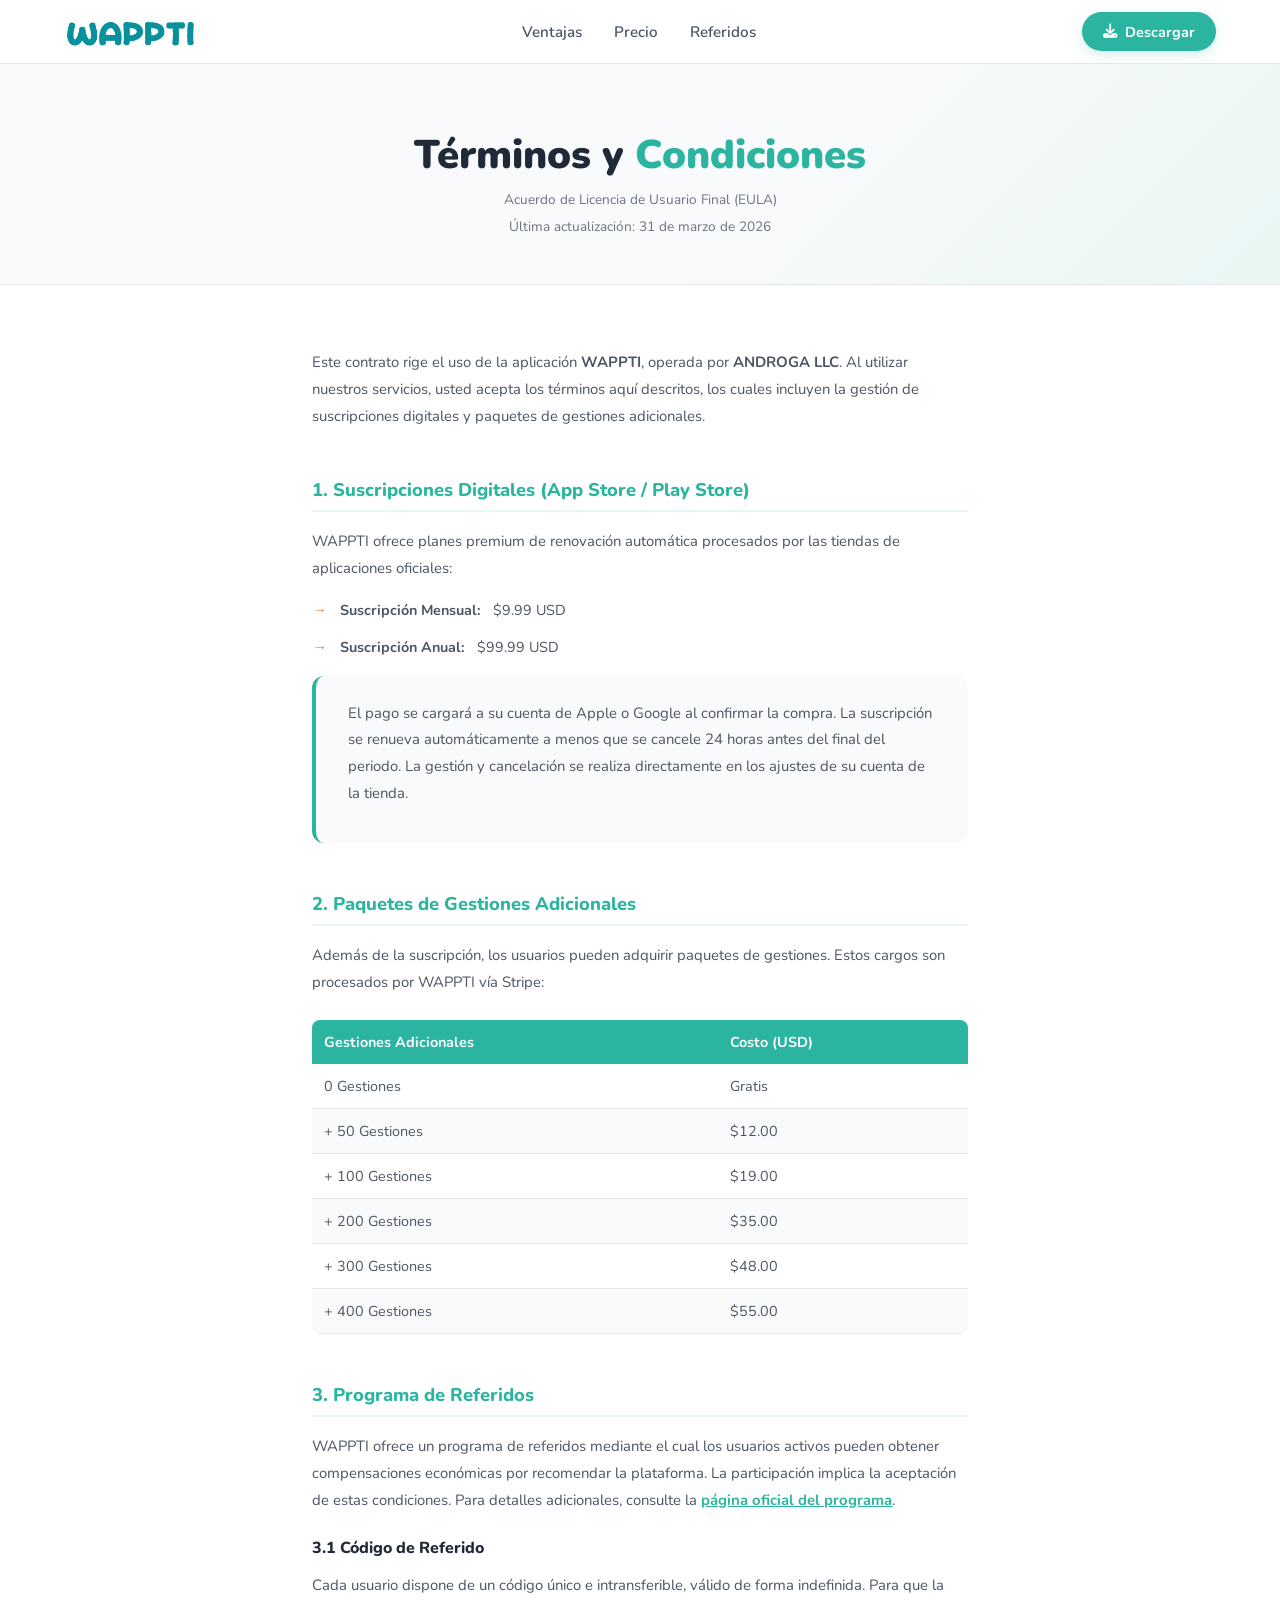
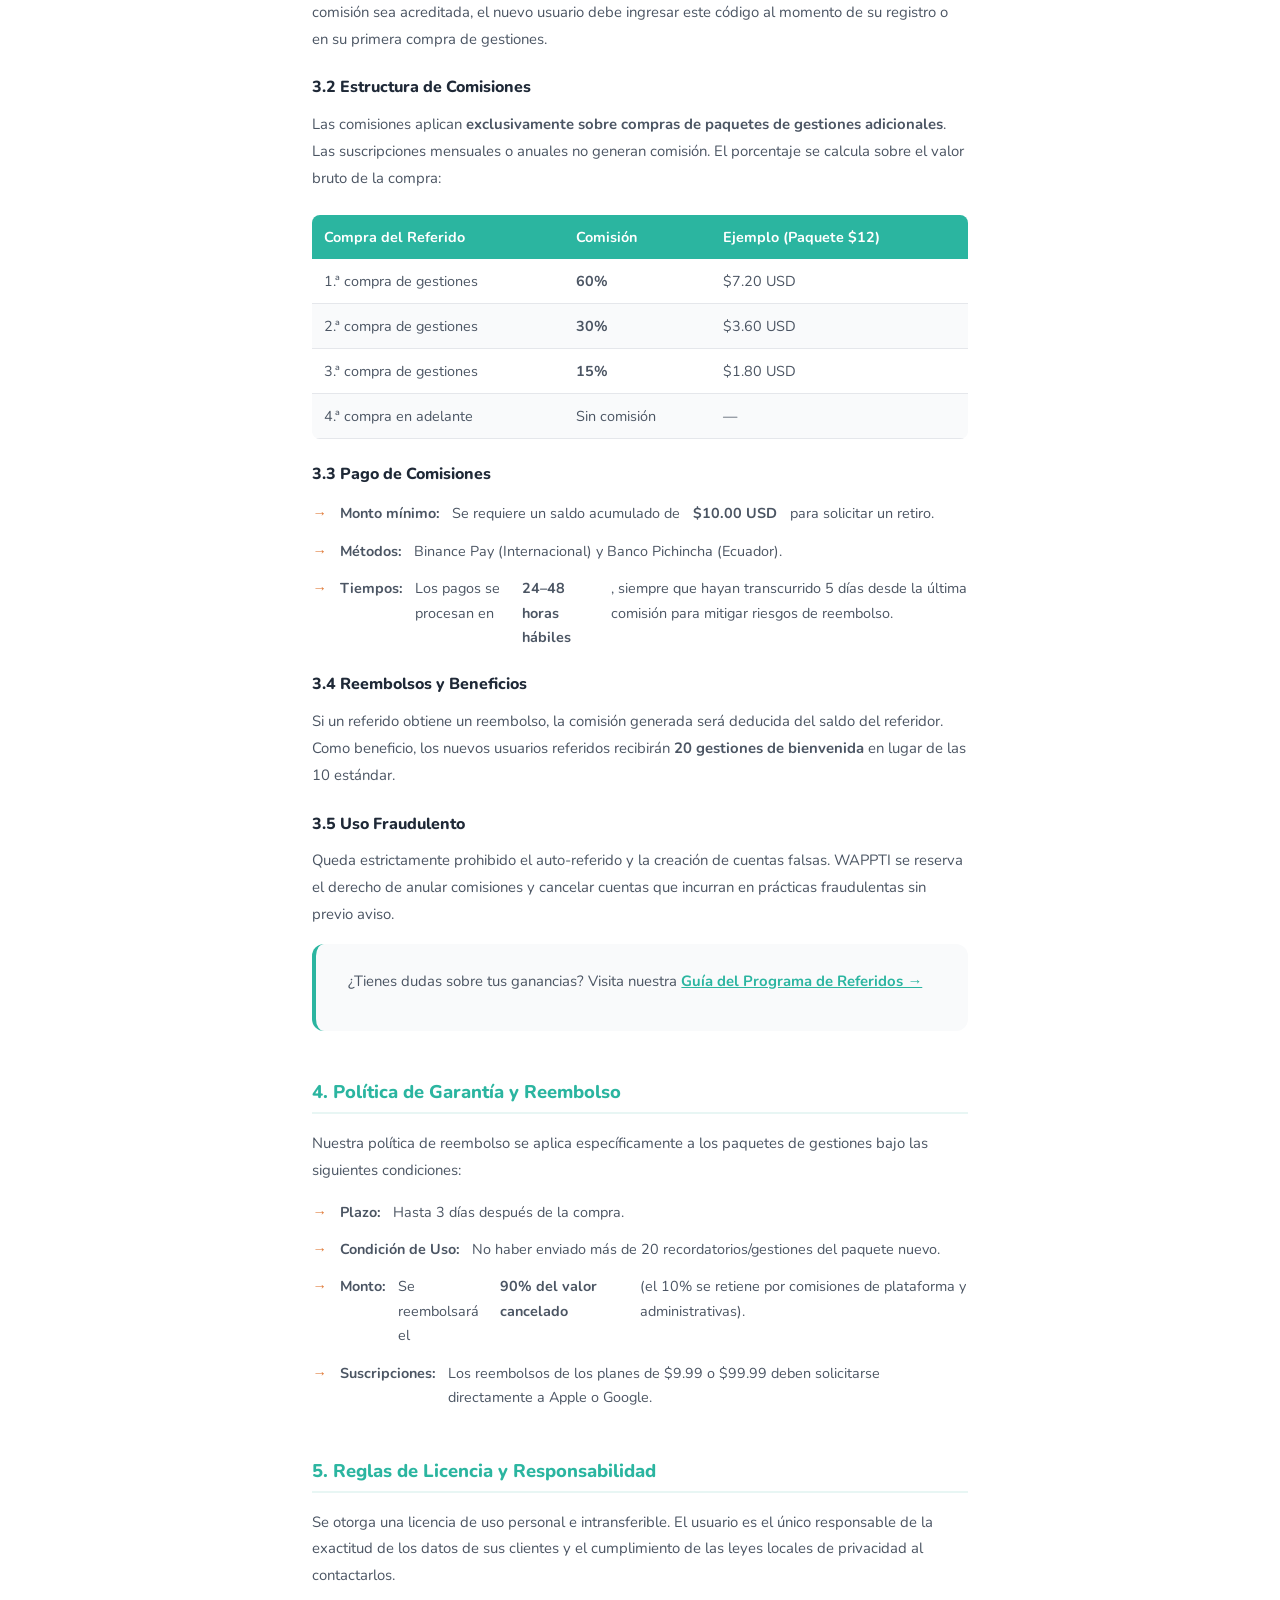
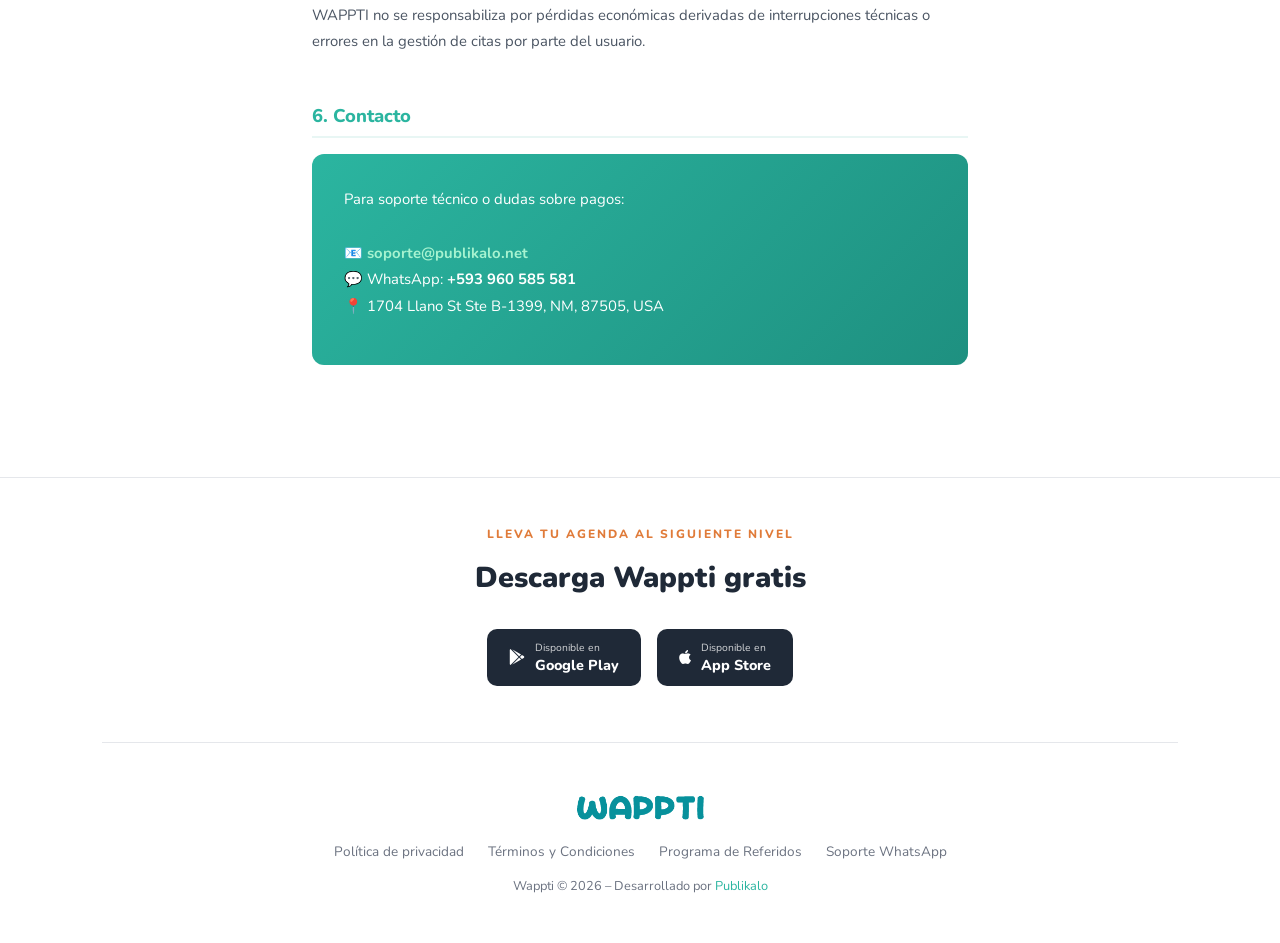
<file: terminos-y-condiciones.html>
<!DOCTYPE html>
<html lang="es">
<head>
  <meta charset="UTF-8">
  <meta name="viewport" content="width=device-width, initial-scale=1.0">
  <title>Términos y Condiciones (EULA) – Wappti</title>
  <link rel="icon" type="image/png" href="/img/favicon.png">
  <link rel="preconnect" href="https://fonts.googleapis.com">
  <link rel="preconnect" href="https://fonts.gstatic.com" crossorigin>
  <link href="https://fonts.googleapis.com/css2?family=Nunito:wght@400;500;600;700;800;900&display=swap" rel="stylesheet">
  <link rel="stylesheet" href="https://cdnjs.cloudflare.com/ajax/libs/font-awesome/6.5.0/css/all.min.css">
  <link rel="stylesheet" href="css/styles.css">
  <style>
    :root { 
      --teal: #2BB5A0; /* Actualizado a tu verde corporativo */
      --teal-dk: #1e9080; 
      --dark: #1f2937; 
      --text: #4b5563; --muted: #6b7280; --border: #e5e7eb; 
      --bg-gray: #f9fafb; --orange: #E07B39; --radius: 12px; 
    }
    
    body { font-family: 'Nunito', sans-serif; margin: 0; color: var(--text); background-color: #fff; }

    /* Estilos específicos de la página de políticas */
    .policy-hero { background: linear-gradient(135deg, #f9fafb 60%, #e8f6f4 100%); padding: 4rem 8% 3rem; border-bottom: 1px solid var(--border); text-align: center; }
    .policy-hero h1 { font-size: clamp(1.8rem, 4vw, 2.5rem); font-weight: 900; color: var(--dark); margin: 0; }
    .policy-hero h1 span { color: var(--teal); }
    .policy-hero p { font-size: .85rem; color: var(--muted); margin-top: .5rem; }

    .policy-body { max-width: 860px; margin: 0 auto; padding: 4rem 8%; }
    .policy-section { margin-bottom: 3rem; }
    .policy-section h2 { font-size: 1.15rem; font-weight: 800; color: var(--teal); margin-bottom: 1rem; padding-bottom: .5rem; border-bottom: 2px solid #e8f6f4; }
    .policy-section p { font-size: .93rem; line-height: 1.8; margin-bottom: .8rem; }

    .info-card { background: var(--bg-gray); border-radius: var(--radius); padding: 1.5rem 2rem; margin: 1rem 0; border-left: 4px solid var(--teal); }
    .data-list { list-style: none; display: flex; flex-direction: column; gap: .8rem; margin: 1rem 0; padding: 0; }
    .data-list li { display: flex; gap: .8rem; align-items: flex-start; font-size: .9rem; line-height: 1.7; }
    .data-list li::before { content: '→'; color: var(--orange); font-weight: 900; flex-shrink: 0; }

    .pricing-table { width: 100%; border-collapse: collapse; margin: 1.5rem 0; font-size: 0.9rem; border-radius: 8px; overflow: hidden; }
    .pricing-table th { background: var(--teal); color: white; padding: 12px; text-align: left; }
    .pricing-table td { padding: 12px; border-bottom: 1px solid var(--border); }
    .pricing-table tr:nth-child(even) { background: var(--bg-gray); }

    .contact-box { background: linear-gradient(135deg, var(--teal) 0%, var(--teal-dk) 100%); border-radius: var(--radius); padding: 2rem; color: white; margin-top: 1rem; }
    .contact-box a { color: #a7f3d0; text-decoration: none; font-weight: 700; }

    @media (max-width: 768px) { .policy-body { padding: 2rem 5%; } }
  </style>
</head>
<body>

  <div data-include="header"></div>

  <div class="policy-hero">
    <h1>Términos y <span>Condiciones</span></h1>
    <p>Acuerdo de Licencia de Usuario Final (EULA)</p>
    <p>Última actualización: 31 de marzo de 2026</p>
  </div>

  <div class="policy-body">

    <div class="policy-section">
      <p>Este contrato rige el uso de la aplicación <strong>WAPPTI</strong>, operada por <strong>ANDROGA LLC</strong>. Al utilizar nuestros servicios, usted acepta los términos aquí descritos, los cuales incluyen la gestión de suscripciones digitales y paquetes de gestiones adicionales.</p>
    </div>

    <div class="policy-section">
      <h2>1. Suscripciones Digitales (App Store / Play Store)</h2>
      <p>WAPPTI ofrece planes premium de renovación automática procesados por las tiendas de aplicaciones oficiales:</p>
      <ul class="data-list">
        <li><strong>Suscripción Mensual:</strong> $9.99 USD</li>
        <li><strong>Suscripción Anual:</strong> $99.99 USD</li>
      </ul>
      <div class="info-card">
        <p>El pago se cargará a su cuenta de Apple o Google al confirmar la compra. La suscripción se renueva automáticamente a menos que se cancele 24 horas antes del final del periodo. La gestión y cancelación se realiza directamente en los ajustes de su cuenta de la tienda.</p>
      </div>
    </div>

    <div class="policy-section">
      <h2>2. Paquetes de Gestiones Adicionales</h2>
      <p>Además de la suscripción, los usuarios pueden adquirir paquetes de gestiones. Estos cargos son procesados por WAPPTI vía Stripe:</p>
      <table class="pricing-table">
        <thead>
          <tr><th>Gestiones Adicionales</th><th>Costo (USD)</th></tr>
        </thead>
        <tbody>
          <tr><td>0 Gestiones</td><td>Gratis</td></tr>
          <tr><td>+ 50 Gestiones</td><td>$12.00</td></tr>
          <tr><td>+ 100 Gestiones</td><td>$19.00</td></tr>
          <tr><td>+ 200 Gestiones</td><td>$35.00</td></tr>
          <tr><td>+ 300 Gestiones</td><td>$48.00</td></tr>
          <tr><td>+ 400 Gestiones</td><td>$55.00</td></tr>
        </tbody>
      </table>
    </div>

    <div class="policy-section">
      <h2>3. Programa de Referidos</h2>
      <p>WAPPTI ofrece un programa de referidos mediante el cual los usuarios activos pueden obtener compensaciones económicas por recomendar la plataforma. La participación implica la aceptación de estas condiciones. Para detalles adicionales, consulte la <a href="/referidos" style="color: var(--teal); font-weight: 700;">página oficial del programa</a>.</p>

      <h3 style="font-size:1rem; font-weight:800; color:var(--dark); margin:1.5rem 0 .8rem;">3.1 Código de Referido</h3>
      <p>Cada usuario dispone de un código único e intransferible, válido de forma indefinida. Para que la comisión sea acreditada, el nuevo usuario debe ingresar este código al momento de su registro o en su primera compra de gestiones.</p>

      <h3 style="font-size:1rem; font-weight:800; color:var(--dark); margin:1.5rem 0 .8rem;">3.2 Estructura de Comisiones</h3>
      <p>Las comisiones aplican <strong>exclusivamente sobre compras de paquetes de gestiones adicionales</strong>. Las suscripciones mensuales o anuales no generan comisión. El porcentaje se calcula sobre el valor bruto de la compra:</p>

      <table class="pricing-table">
        <thead>
          <tr>
            <th>Compra del Referido</th>
            <th>Comisión</th>
            <th>Ejemplo (Paquete $12)</th>
          </tr>
        </thead>
        <tbody>
          <tr>
            <td>1.ª compra de gestiones</td>
            <td><strong>60%</strong></td>
            <td>$7.20 USD</td>
          </tr>
          <tr>
            <td>2.ª compra de gestiones</td>
            <td><strong>30%</strong></td>
            <td>$3.60 USD</td>
          </tr>
          <tr>
            <td>3.ª compra de gestiones</td>
            <td><strong>15%</strong></td>
            <td>$1.80 USD</td>
          </tr>
          <tr>
            <td>4.ª compra en adelante</td>
            <td>Sin comisión</td>
            <td>—</td>
          </tr>
        </tbody>
      </table>

      <h3 style="font-size:1rem; font-weight:800; color:var(--dark); margin:1.5rem 0 .8rem;">3.3 Pago de Comisiones</h3>
      <ul class="data-list">
        <li><strong>Monto mínimo:</strong> Se requiere un saldo acumulado de <strong>$10.00 USD</strong> para solicitar un retiro.</li>
        <li><strong>Métodos:</strong> Binance Pay (Internacional) y Banco Pichincha (Ecuador).</li>
        <li><strong>Tiempos:</strong> Los pagos se procesan en <strong>24–48 horas hábiles</strong>, siempre que hayan transcurrido 5 días desde la última comisión para mitigar riesgos de reembolso.</li>
      </ul>

      <h3 style="font-size:1rem; font-weight:800; color:var(--dark); margin:1.5rem 0 .8rem;">3.4 Reembolsos y Beneficios</h3>
      <p>Si un referido obtiene un reembolso, la comisión generada será deducida del saldo del referidor. Como beneficio, los nuevos usuarios referidos recibirán <strong>20 gestiones de bienvenida</strong> en lugar de las 10 estándar.</p>

      <h3 style="font-size:1rem; font-weight:800; color:var(--dark); margin:1.5rem 0 .8rem;">3.5 Uso Fraudulento</h3>
      <p>Queda estrictamente prohibido el auto-referido y la creación de cuentas falsas. WAPPTI se reserva el derecho de anular comisiones y cancelar cuentas que incurran en prácticas fraudulentas sin previo aviso.</p>

      <div class="info-card">
        <p>¿Tienes dudas sobre tus ganancias? Visita nuestra <a href="/referidos" style="color: var(--teal); font-weight: 700;">Guía del Programa de Referidos →</a></p>
      </div>
    </div>

    <div class="policy-section">
      <h2>4. Política de Garantía y Reembolso</h2>
      <p>Nuestra política de reembolso se aplica específicamente a los paquetes de gestiones bajo las siguientes condiciones:</p>
      <ul class="data-list">
        <li><strong>Plazo:</strong> Hasta 3 días después de la compra.</li>
        <li><strong>Condición de Uso:</strong> No haber enviado más de 20 recordatorios/gestiones del paquete nuevo.</li>
        <li><strong>Monto:</strong> Se reembolsará el <strong>90% del valor cancelado</strong> (el 10% se retiene por comisiones de plataforma y administrativas).</li>
        <li><strong>Suscripciones:</strong> Los reembolsos de los planes de $9.99 o $99.99 deben solicitarse directamente a Apple o Google.</li>
      </ul>
    </div>

    <div class="policy-section">
      <h2>5. Reglas de Licencia y Responsabilidad</h2>
      <p>Se otorga una licencia de uso personal e intransferible. El usuario es el único responsable de la exactitud de los datos de sus clientes y el cumplimiento de las leyes locales de privacidad al contactarlos.</p>
      <p>WAPPTI no se responsabiliza por pérdidas económicas derivadas de interrupciones técnicas o errores en la gestión de citas por parte del usuario.</p>
    </div>

    <div class="policy-section">
      <h2>6. Contacto</h2>
      <div class="contact-box">
        <p>
          Para soporte técnico o dudas sobre pagos:<br><br>
          📧 <a href="mailto:soporte@publikalo.net">soporte@publikalo.net</a><br>
          💬 WhatsApp: <strong>+593 960 585 581</strong><br>
          📍 1704 Llano St Ste B-1399, NM, 87505, USA
        </p>
      </div>
    </div>

  </div>

  <div data-include="footer" id="descargar"></div>

  <script src="js/include.js"></script>
  <script src="js/main.js"></script>
</body>
</html>
</file>
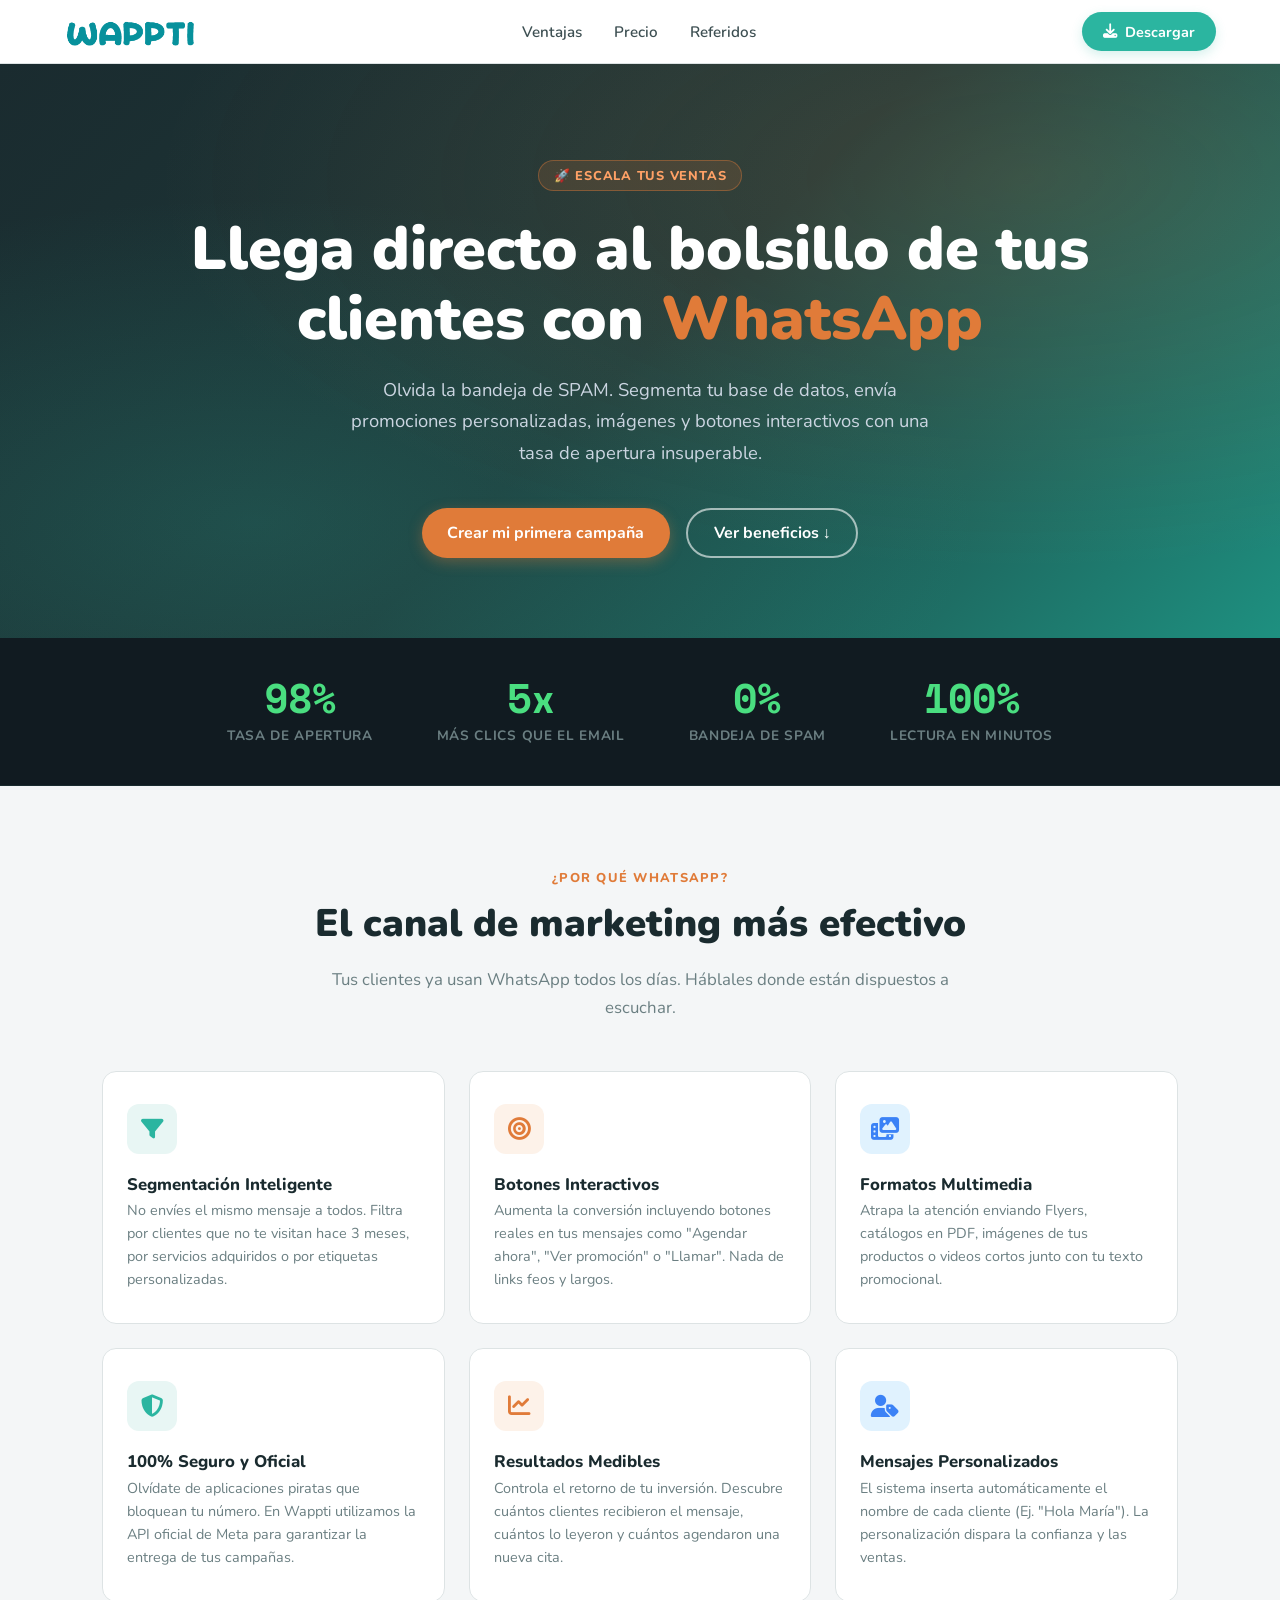
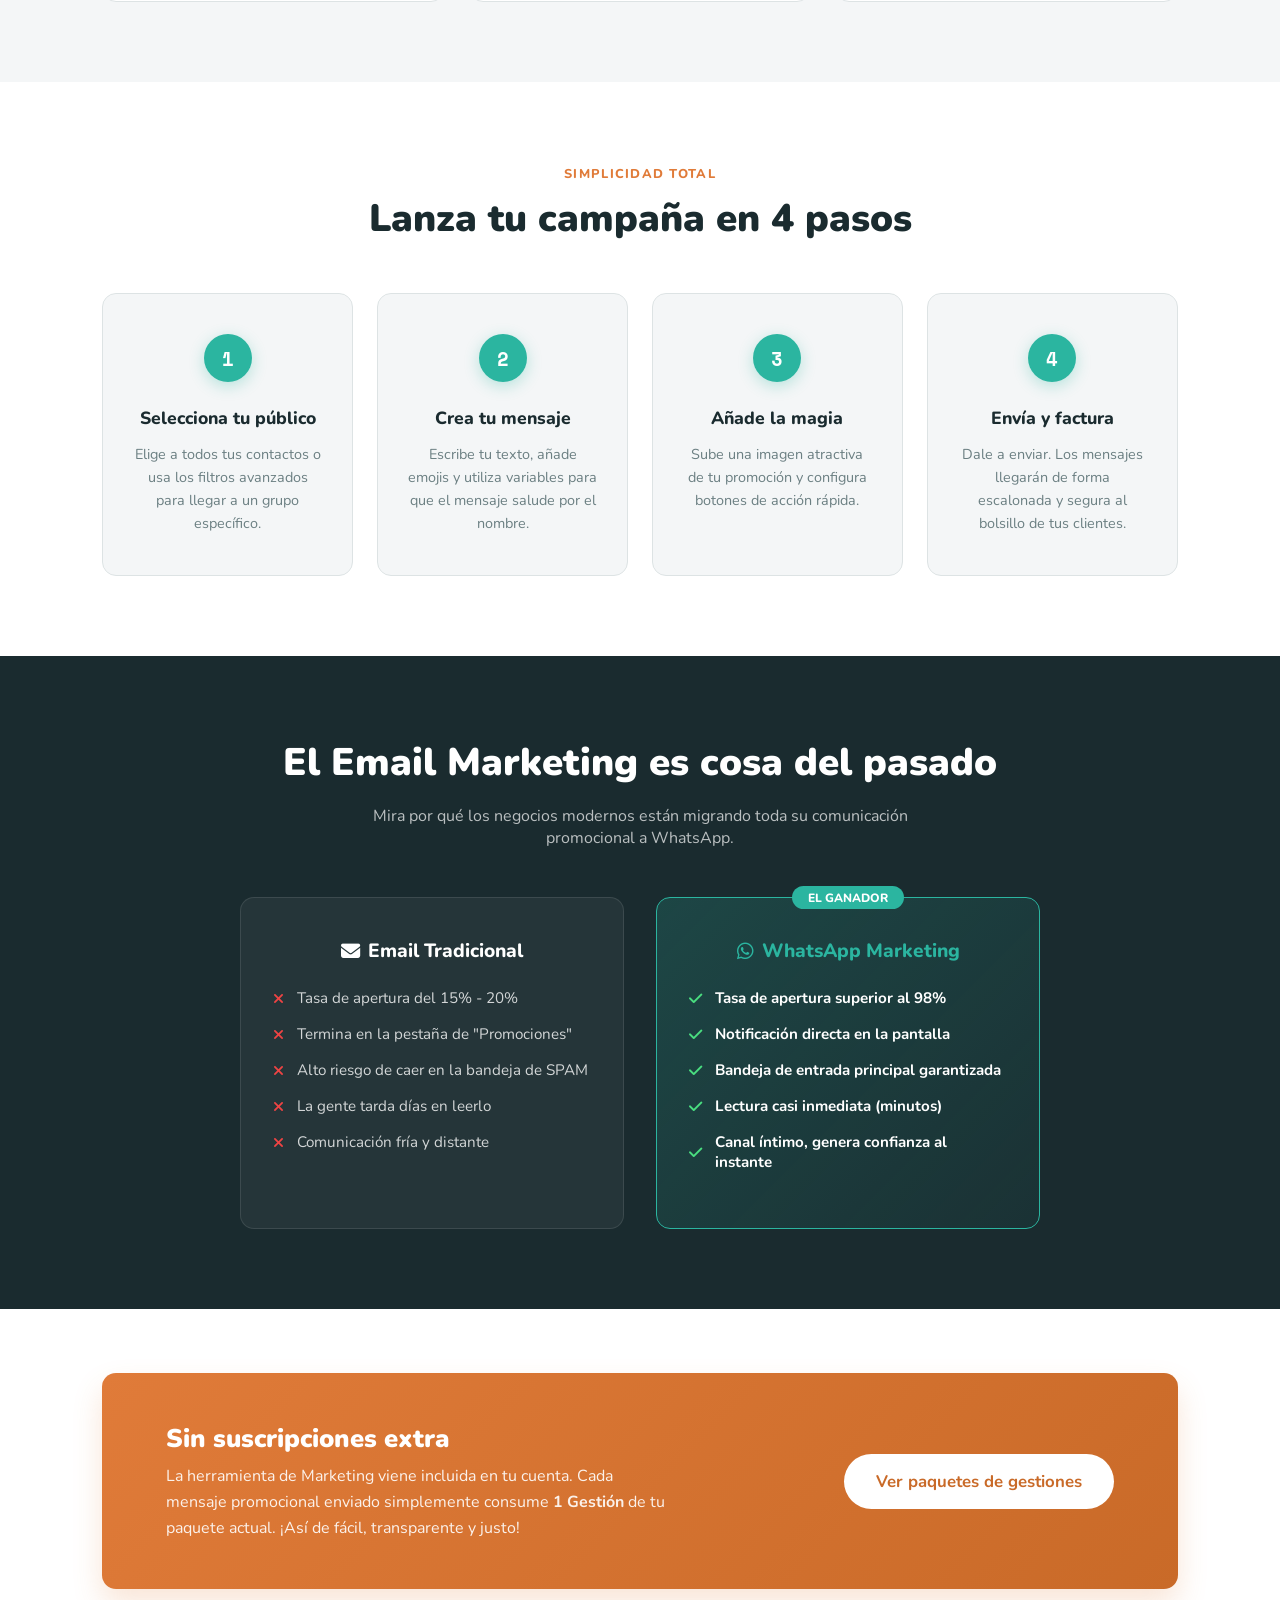
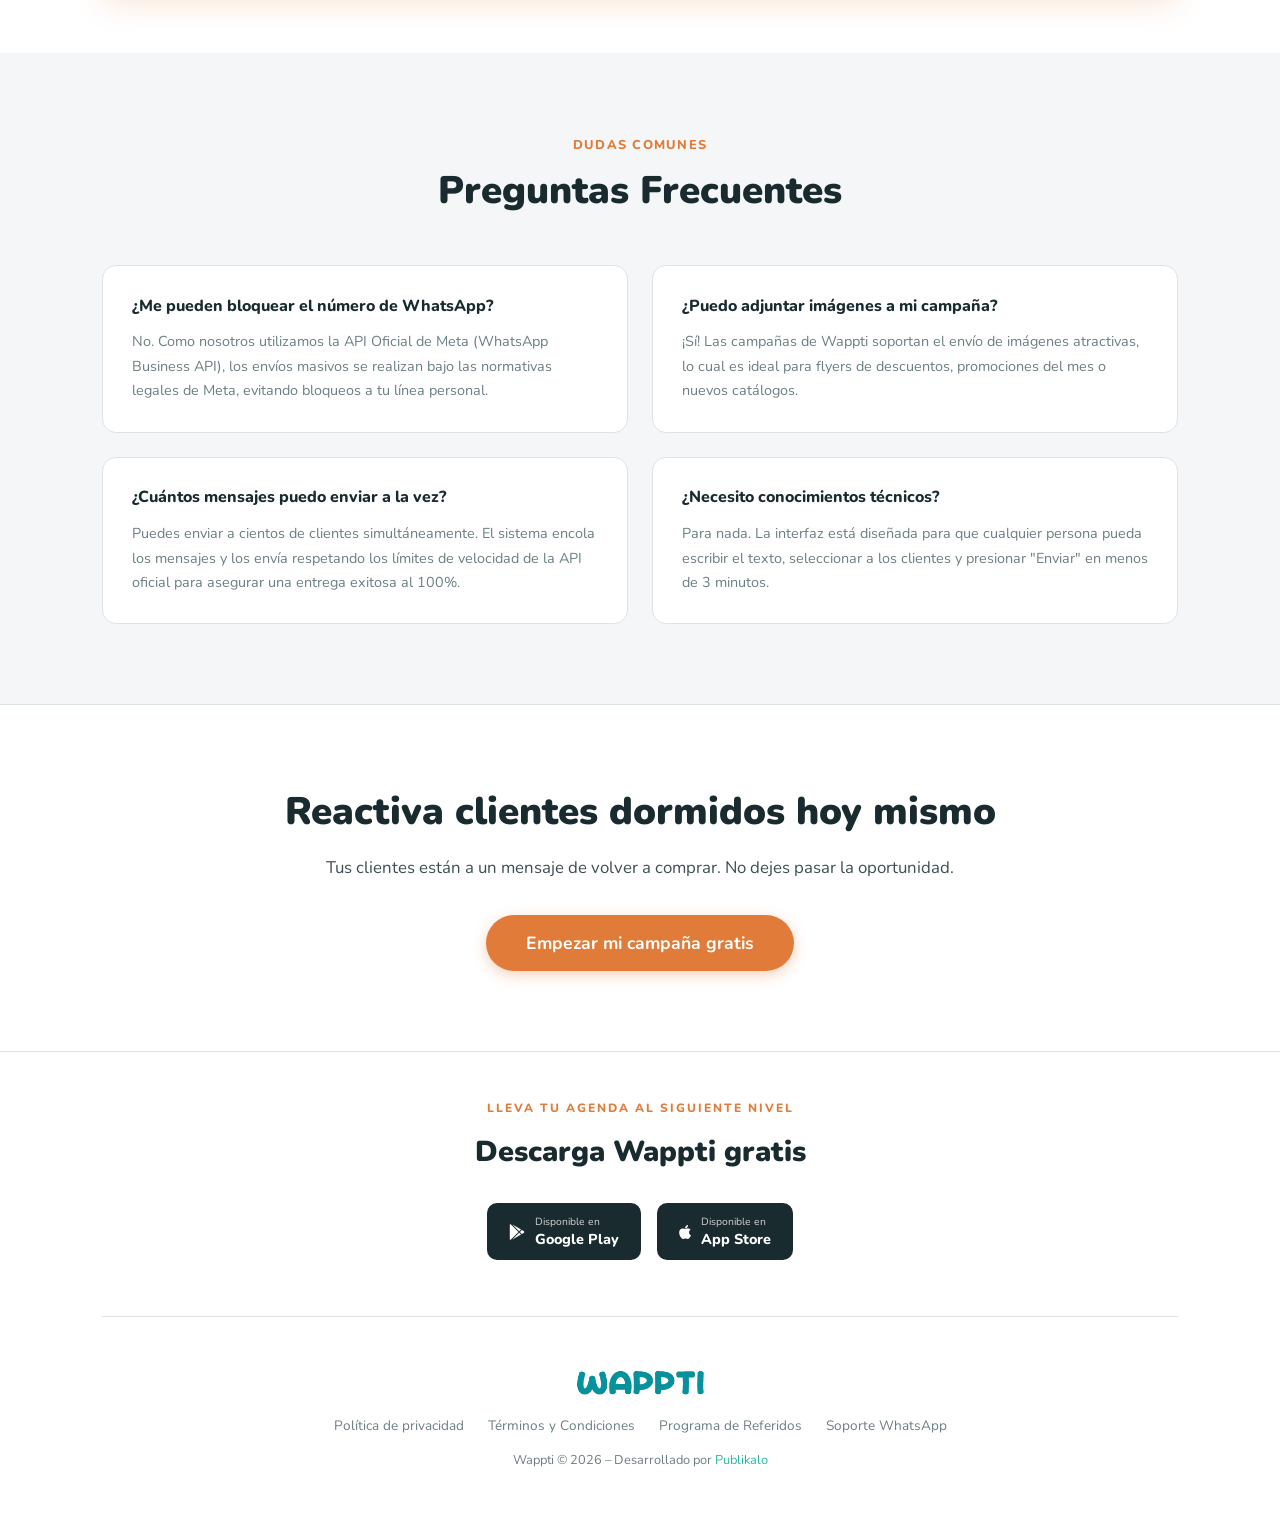
<file: whatsapp-marketing.html>
<!DOCTYPE html>
<html lang="es">
<head>
  <meta charset="UTF-8">
  <meta name="viewport" content="width=device-width, initial-scale=1.0">
  <title>WhatsApp Marketing – Campañas Masivas con Wappti</title>
  <link rel="icon" type="image/png" href="/img/favicon.png">
  <link rel="preconnect" href="https://fonts.googleapis.com">
  <link rel="preconnect" href="https://fonts.gstatic.com" crossorigin>
  <link href="https://fonts.googleapis.com/css2?family=Nunito:wght@400;500;600;700;800;900&family=Space+Mono:wght@400;700&display=swap" rel="stylesheet">
  <link rel="stylesheet" href="https://cdnjs.cloudflare.com/ajax/libs/font-awesome/6.5.0/css/all.min.css">
  <link rel="stylesheet" href="css/styles.css">
  
  <style>
    /* ── ESTILOS EXCLUSIVOS DE MARKETING ── */
    
    /* ── HERO MARKETING ── */
    .hero-marketing {
      background: linear-gradient(135deg, var(--dark) 0%, #1e3a3a 50%, var(--teal-dk) 100%);
      padding: 6rem 8% 5rem;
      position: relative; overflow: hidden;
      text-align: center;
    }
    .hero-marketing::before {
      content: '';
      position: absolute; inset: 0;
      background: radial-gradient(ellipse at 80% 20%, rgba(224,123,57,.15) 0%, transparent 60%),
                  radial-gradient(ellipse at 20% 80%, rgba(43,181,160,.2) 0%, transparent 50%);
    }
    .hero-badge {
      display: inline-block;
      background: rgba(224,123,57,.15); border: 1px solid rgba(224,123,57,.4);
      color: #ffa166; font-size: .8rem; font-weight: 800;
      padding: .35rem .9rem; border-radius: 100px; letter-spacing: .06em;
      margin-bottom: 1.5rem; text-transform: uppercase;
      position: relative;
    }
    .hero-marketing h1 {
      font-size: clamp(2.2rem, 5vw, 3.8rem); font-weight: 900;
      color: #fff; line-height: 1.15; margin-bottom: 1.2rem;
      position: relative;
    }
    .hero-marketing h1 span { color: var(--orange); }
    .hero-marketing p {
      font-size: clamp(1rem, 2vw, 1.15rem); color: #cbd5e1;
      max-width: 600px; margin: 0 auto 2.5rem; line-height: 1.7;
      position: relative;
    }
    .hero-actions { display: flex; gap: 1rem; justify-content: center; flex-wrap: wrap; position: relative; }

    /* ── STATS BAR ── */
    .stats-bar {
      background: #111B21; /* Tono oscuro tipo WhatsApp */
      padding: 2.5rem 8%;
      display: flex; justify-content: center; gap: 4rem; flex-wrap: wrap;
      border-bottom: 1px solid var(--dark);
    }
    .stat { text-align: center; }
    .stat-num { font-size: 2.5rem; font-weight: 900; color: #4ade80; font-family: 'Space Mono', monospace; line-height: 1; }
    .stat-label { font-size: .85rem; color: var(--muted); font-weight: 700; margin-top: .5rem; text-transform: uppercase; letter-spacing: .05em; }

    /* ── SECTIONS ── */
    .section { padding: 5rem 8%; }
    .section-label {
      display: inline-block; color: var(--orange); font-size: .8rem;
      font-weight: 800; text-transform: uppercase; letter-spacing: .1em;
      margin-bottom: .6rem;
    }
    .section-title { font-size: clamp(1.8rem, 3vw, 2.4rem); font-weight: 900; color: var(--dark); margin-bottom: 1rem; }
    .section-sub { color: var(--muted); font-size: 1.05rem; line-height: 1.7; max-width: 650px; }

    /* ── VENTAJAS GRID (Rules adaptadas) ── */
    .rules { background: var(--bg-gray); }
    .rules-grid { display: grid; grid-template-columns: repeat(auto-fit, minmax(280px, 1fr)); gap: 1.5rem; margin-top: 3rem; }
    .rule-card {
      background: #fff; border-radius: var(--radius); padding: 2rem 1.5rem;
      border: 1px solid var(--border); display: flex; gap: 1.2rem; flex-direction: column;
      transition: all .3s ease;
    }
    .rule-card:hover { transform: translateY(-5px); box-shadow: 0 10px 30px rgba(43,181,160,.1); border-color: var(--teal); }
    .rule-icon {
      width: 50px; height: 50px; border-radius: 12px;
      display: flex; align-items: center; justify-content: center; font-size: 1.4rem;
    }
    .rule-icon.green { background: #e8f6f4; color: var(--teal); }
    .rule-icon.orange { background: #fdf2e9; color: var(--orange); }
    .rule-icon.blue { background: #e0f2fe; color: #3b82f6; }
    .rule-card h4 { font-size: 1.05rem; font-weight: 800; color: var(--dark); margin-bottom: .2rem; }
    .rule-card p { font-size: .9rem; color: var(--muted); line-height: 1.6; }

    /* ── COMO FUNCIONA (Steps) ── */
    .how { background: #fff; }
    .steps-grid { display: grid; grid-template-columns: repeat(auto-fit, minmax(220px, 1fr)); gap: 1.5rem; margin-top: 3rem; }
    .step-card {
      background: var(--bg-gray); border-radius: var(--radius); padding: 2.5rem 1.8rem;
      border: 1px solid var(--border); position: relative; text-align: center;
    }
    .step-num {
      width: 48px; height: 48px; border-radius: 50%;
      background: var(--teal); color: #fff;
      font-family: 'Space Mono', monospace; font-weight: 800; font-size: 1.2rem;
      display: flex; align-items: center; justify-content: center;
      margin: 0 auto 1.5rem; box-shadow: 0 4px 15px rgba(43,181,160,.3);
    }
    .step-card h3 { font-size: 1.1rem; font-weight: 800; color: var(--dark); margin-bottom: .8rem; }
    .step-card p { font-size: .9rem; color: var(--muted); line-height: 1.6; }

    /* ── COMPARATIVA EMAIL VS WHATSAPP ── */
    .comparativa { background: var(--dark); color: #fff; padding: 5rem 8%; text-align: center; }
    .comp-grid { display: grid; grid-template-columns: 1fr 1fr; gap: 2rem; max-width: 800px; margin: 3rem auto 0; }
    .comp-card { background: rgba(255,255,255,.05); border: 1px solid rgba(255,255,255,.1); border-radius: var(--radius); padding: 2.5rem 2rem; }
    .comp-card.winner { background: linear-gradient(135deg, rgba(43,181,160,.2), rgba(43,181,160,.05)); border-color: var(--teal); position: relative; }
    .comp-badge { position: absolute; top: -12px; left: 50%; transform: translateX(-50%); background: var(--teal); padding: .2rem 1rem; border-radius: 20px; font-size: .75rem; font-weight: 800; text-transform: uppercase; }
    .comp-title { font-size: 1.2rem; font-weight: 800; margin-bottom: 1.5rem; display: flex; align-items: center; justify-content: center; gap: .5rem; }
    .comp-list { list-style: none; text-align: left; }
    .comp-list li { font-size: .95rem; margin-bottom: 1rem; display: flex; align-items: center; gap: .8rem; color: rgba(255,255,255,.8); }
    .comp-list li i.fa-times { color: #ef4444; }
    .comp-list li i.fa-check { color: #4ade80; }
    .comp-card.winner .comp-list li { color: #fff; }

    /* ── BANNER COSTOS ── */
    .cost-banner {
      background: linear-gradient(135deg, var(--orange) 0%, var(--orange-dk) 100%);
      border-radius: var(--radius); padding: 3rem 4rem; margin: 4rem 8%;
      display: flex; align-items: center; justify-content: space-between; flex-wrap: wrap; gap: 2rem;
      box-shadow: 0 15px 30px rgba(224,123,57,.2);
    }
    .cost-text h3 { color: #fff; font-size: 1.6rem; font-weight: 900; margin-bottom: .5rem; }
    .cost-text p { color: rgba(255,255,255,.9); font-size: 1rem; max-width: 500px; line-height: 1.6; }
    
    /* ── FAQ ── */
    .faq { background: var(--bg-gray); }
    .faq-grid { display: grid; grid-template-columns: 1fr 1fr; gap: 1.5rem; margin-top: 3rem; }
    .faq-item { background: #fff; border-radius: var(--radius); padding: 1.8rem; border: 1px solid var(--border); }
    .faq-item h4 { font-size: 1rem; font-weight: 800; color: var(--dark); margin-bottom: .8rem; }
    .faq-item p { font-size: .9rem; color: var(--muted); line-height: 1.7; }

    @media (max-width: 768px) {
      .comp-grid, .faq-grid { grid-template-columns: 1fr; }
      .cost-banner { padding: 2rem; text-align: center; justify-content: center; }
    }
  </style>
</head>
<body>

<div data-include="header"></div>

<section class="hero-marketing">
  <div class="hero-badge fade-up">🚀 Escala tus ventas</div>
  <h1 class="fade-up delay-1">Llega directo al bolsillo de tus clientes con <span>WhatsApp</span></h1>
  <p class="fade-up delay-2">Olvida la bandeja de SPAM. Segmenta tu base de datos, envía promociones personalizadas, imágenes y botones interactivos con una tasa de apertura insuperable.</p>
  <div class="hero-actions fade-up delay-3">
    <a href="https://web.wappti.app/" target="_blank" class="btn btn-orange">Crear mi primera campaña</a>
    <a href="#ventajas" class="btn btn-outline-white">Ver beneficios ↓</a>
  </div>
</section>

<div class="stats-bar">
  <div class="stat fade-up">
    <div class="stat-num">98%</div>
    <div class="stat-label">Tasa de Apertura</div>
  </div>
  <div class="stat fade-up delay-1">
    <div class="stat-num">5x</div>
    <div class="stat-label">Más clics que el email</div>
  </div>
  <div class="stat fade-up delay-2">
    <div class="stat-num">0%</div>
    <div class="stat-label">Bandeja de SPAM</div>
  </div>
  <div class="stat fade-up delay-3">
    <div class="stat-num">100%</div>
    <div class="stat-label">Lectura en minutos</div>
  </div>
</div>

<section class="section rules" id="ventajas">
  <div style="text-align:center;">
    <span class="section-label">¿Por qué WhatsApp?</span>
    <h2 class="section-title">El canal de marketing más efectivo</h2>
    <p class="section-sub" style="margin: 0 auto;">Tus clientes ya usan WhatsApp todos los días. Háblales donde están dispuestos a escuchar.</p>
  </div>

  <div class="rules-grid">
    <div class="rule-card fade-up">
      <div class="rule-icon green"><i class="fas fa-filter"></i></div>
      <div>
        <h4>Segmentación Inteligente</h4>
        <p>No envíes el mismo mensaje a todos. Filtra por clientes que no te visitan hace 3 meses, por servicios adquiridos o por etiquetas personalizadas.</p>
      </div>
    </div>
    <div class="rule-card fade-up delay-1">
      <div class="rule-icon orange"><i class="fas fa-bullseye"></i></div>
      <div>
        <h4>Botones Interactivos</h4>
        <p>Aumenta la conversión incluyendo botones reales en tus mensajes como "Agendar ahora", "Ver promoción" o "Llamar". Nada de links feos y largos.</p>
      </div>
    </div>
    <div class="rule-card fade-up delay-2">
      <div class="rule-icon blue"><i class="fas fa-photo-video"></i></div>
      <div>
        <h4>Formatos Multimedia</h4>
        <p>Atrapa la atención enviando Flyers, catálogos en PDF, imágenes de tus productos o videos cortos junto con tu texto promocional.</p>
      </div>
    </div>
    <div class="rule-card fade-up">
      <div class="rule-icon green"><i class="fas fa-shield-alt"></i></div>
      <div>
        <h4>100% Seguro y Oficial</h4>
        <p>Olvídate de aplicaciones piratas que bloquean tu número. En Wappti utilizamos la API oficial de Meta para garantizar la entrega de tus campañas.</p>
      </div>
    </div>
    <div class="rule-card fade-up delay-1">
      <div class="rule-icon orange"><i class="fas fa-chart-line"></i></div>
      <div>
        <h4>Resultados Medibles</h4>
        <p>Controla el retorno de tu inversión. Descubre cuántos clientes recibieron el mensaje, cuántos lo leyeron y cuántos agendaron una nueva cita.</p>
      </div>
    </div>
    <div class="rule-card fade-up delay-2">
      <div class="rule-icon blue"><i class="fas fa-user-tag"></i></div>
      <div>
        <h4>Mensajes Personalizados</h4>
        <p>El sistema inserta automáticamente el nombre de cada cliente (Ej. "Hola María"). La personalización dispara la confianza y las ventas.</p>
      </div>
    </div>
  </div>
</section>

<section class="section how">
  <div style="text-align:center;">
    <span class="section-label">Simplicidad total</span>
    <h2 class="section-title">Lanza tu campaña en 4 pasos</h2>
  </div>
  <div class="steps-grid">
    <div class="step-card fade-up">
      <div class="step-num">1</div>
      <h3>Selecciona tu público</h3>
      <p>Elige a todos tus contactos o usa los filtros avanzados para llegar a un grupo específico.</p>
    </div>
    <div class="step-card fade-up delay-1">
      <div class="step-num">2</div>
      <h3>Crea tu mensaje</h3>
      <p>Escribe tu texto, añade emojis y utiliza variables para que el mensaje salude por el nombre.</p>
    </div>
    <div class="step-card fade-up delay-2">
      <div class="step-num">3</div>
      <h3>Añade la magia</h3>
      <p>Sube una imagen atractiva de tu promoción y configura botones de acción rápida.</p>
    </div>
    <div class="step-card fade-up delay-3">
      <div class="step-num">4</div>
      <h3>Envía y factura</h3>
      <p>Dale a enviar. Los mensajes llegarán de forma escalonada y segura al bolsillo de tus clientes.</p>
    </div>
  </div>
</section>

<section class="comparativa">
  <h2 style="font-size: clamp(1.8rem, 3vw, 2.4rem); font-weight: 900; margin-bottom: 1rem;">El Email Marketing es cosa del pasado</h2>
  <p style="color: rgba(255,255,255,.7); max-width: 600px; margin: 0 auto;">Mira por qué los negocios modernos están migrando toda su comunicación promocional a WhatsApp.</p>
  
  <div class="comp-grid">
    <div class="comp-card fade-up">
      <div class="comp-title"><i class="fas fa-envelope"></i> Email Tradicional</div>
      <ul class="comp-list">
        <li><i class="fas fa-times"></i> Tasa de apertura del 15% - 20%</li>
        <li><i class="fas fa-times"></i> Termina en la pestaña de "Promociones"</li>
        <li><i class="fas fa-times"></i> Alto riesgo de caer en la bandeja de SPAM</li>
        <li><i class="fas fa-times"></i> La gente tarda días en leerlo</li>
        <li><i class="fas fa-times"></i> Comunicación fría y distante</li>
      </ul>
    </div>
    
    <div class="comp-card winner fade-up delay-1">
      <div class="comp-badge">El Ganador</div>
      <div class="comp-title" style="color: var(--teal);"><i class="fab fa-whatsapp"></i> WhatsApp Marketing</div>
      <ul class="comp-list">
        <li><i class="fas fa-check"></i> <strong>Tasa de apertura superior al 98%</strong></li>
        <li><i class="fas fa-check"></i> <strong>Notificación directa en la pantalla</strong></li>
        <li><i class="fas fa-check"></i> <strong>Bandeja de entrada principal garantizada</strong></li>
        <li><i class="fas fa-check"></i> <strong>Lectura casi inmediata (minutos)</strong></li>
        <li><i class="fas fa-check"></i> <strong>Canal íntimo, genera confianza al instante</strong></li>
      </ul>
    </div>
  </div>
</section>

<div class="cost-banner fade-up">
  <div class="cost-text">
    <h3>Sin suscripciones extra</h3>
    <p>La herramienta de Marketing viene incluida en tu cuenta. Cada mensaje promocional enviado simplemente consume <strong>1 Gestión</strong> de tu paquete actual. ¡Así de fácil, transparente y justo!</p>
  </div>
  <div>
    <a href="/#precios" class="btn" style="background: #fff; color: var(--orange-dk); padding: 1rem 2rem; font-size: 1.05rem;">Ver paquetes de gestiones</a>
  </div>
</div>

<section class="section faq">
  <div style="text-align:center; margin-bottom: 2rem;">
    <span class="section-label">Dudas comunes</span>
    <h2 class="section-title">Preguntas Frecuentes</h2>
  </div>
  <div class="faq-grid">
    <div class="faq-item fade-up">
      <h4>¿Me pueden bloquear el número de WhatsApp?</h4>
      <p>No. Como nosotros utilizamos la API Oficial de Meta (WhatsApp Business API), los envíos masivos se realizan bajo las normativas legales de Meta, evitando bloqueos a tu línea personal.</p>
    </div>
    <div class="faq-item fade-up delay-1">
      <h4>¿Puedo adjuntar imágenes a mi campaña?</h4>
      <p>¡Sí! Las campañas de Wappti soportan el envío de imágenes atractivas, lo cual es ideal para flyers de descuentos, promociones del mes o nuevos catálogos.</p>
    </div>
    <div class="faq-item fade-up">
      <h4>¿Cuántos mensajes puedo enviar a la vez?</h4>
      <p>Puedes enviar a cientos de clientes simultáneamente. El sistema encola los mensajes y los envía respetando los límites de velocidad de la API oficial para asegurar una entrega exitosa al 100%.</p>
    </div>
    <div class="faq-item fade-up delay-1">
      <h4>¿Necesito conocimientos técnicos?</h4>
      <p>Para nada. La interfaz está diseñada para que cualquier persona pueda escribir el texto, seleccionar a los clientes y presionar "Enviar" en menos de 3 minutos.</p>
    </div>
  </div>
</section>

<section class="section" style="background: var(--teal-lt); text-align: center; border-top: 1px solid var(--border);">
  <h2 class="section-title">Reactiva clientes dormidos hoy mismo</h2>
  <p class="section-sub" style="margin: 0 auto 2rem; color: var(--dark2);">Tus clientes están a un mensaje de volver a comprar. No dejes pasar la oportunidad.</p>
  <a href="https://web.wappti.app/" class="btn btn-orange" style="padding: 1rem 2.5rem; font-size: 1.1rem;">Empezar mi campaña gratis</a>
</section>

<div data-include="footer" id="descargar"></div>

<script src="js/include.js"></script>
<script src="js/main.js"></script>

</body>
</html>
</file>
<file: css/styles.css>
/* ==========================================================================
   WAPPTI - GLOBAL STYLES
   ========================================================================== */
*, *::before, *::after { box-sizing: border-box; margin: 0; padding: 0; }

:root {
  --teal:    #2BB5A0;
  --teal-dk: #1e9080;
  --orange:  #E07B39;
  --orange-dk:#c96a28;
  --dark:    #1A2B2F;
  --text:    #3D4F52;
  --muted:   #6B7F82;
  --bg-gray: #F4F6F7;
  --white:   #ffffff;
  --border:  #DDE3E4;
  --radius:  14px;
}

html { scroll-behavior: smooth; }

body {
  font-family: 'Nunito', sans-serif;
  color: var(--text);
  background: var(--white);
  overflow-x: hidden;
}

/* ==========================================================================
   1. NAVIGATION (HEADER)
   ========================================================================== */
nav {
  position: sticky; top: 0; z-index: 100;
  background: var(--white);
  border-bottom: 1px solid var(--border);
  padding: 0 5%;
  display: flex; align-items: center; justify-content: space-between;
  height: 64px;
}

.logo {
  font-size: 1.7rem; font-weight: 900;
  color: var(--teal); text-decoration: none;
  letter-spacing: -1px;
  z-index: 101; /* Asegura que el logo esté por encima del menú móvil */
}

/* Enlaces del menú */
.nav-links {
  display: flex; gap: 2rem; align-items: center;
}

.nav-links a.nav-item {
  text-decoration: none; color: var(--text);
  font-weight: 600; font-size: 0.95rem;
  transition: color .2s;
}

.nav-links a.nav-item:hover { color: var(--teal); }
.nav-links a.active { color: var(--orange); border-bottom: 2px solid var(--orange); padding-bottom: 2px; }

/* Contenedor del Botón de Descarga y Hamburguesa */
.nav-actions {
  display: flex;
  align-items: center;
  gap: 1rem;
  z-index: 101;
}

/* Botón Destacado del Nav (Descargar App) */
.nav-cta {
  background: var(--teal);
  color: #fff !important;
  padding: 0.6rem 1.3rem;
  border-radius: 50px;
  font-weight: 700;
  font-size: 0.9rem;
  text-decoration: none;
  transition: all 0.3s ease;
  display: inline-flex;
  align-items: center;
  gap: 8px;
  box-shadow: 0 4px 12px rgba(43, 181, 160, 0.2);
}

.nav-cta:hover {
  background: var(--teal-dk);
  transform: translateY(-2px);
  box-shadow: 0 6px 15px rgba(43, 181, 160, 0.3);
}

/* Menú Hamburguesa (Oculto en PC) */
.hamburger {
  display: none;
  background: none;
  border: none;
  font-size: 1.4rem;
  color: var(--dark);
  cursor: pointer;
  transition: color 0.2s;
}
.hamburger:hover { color: var(--teal); }


/* ==========================================================================
   2. BUTTONS (COMPONENTES)
   ========================================================================== */
.btn {
  display: inline-flex; align-items: center; justify-content: center; gap: 8px;
  padding: .75rem 1.6rem; border-radius: 50px;
  font-family: inherit; font-weight: 700; font-size: 1rem;
  cursor: pointer; text-decoration: none; border: none;
  transition: transform .15s, box-shadow .15s, background .2s;
}
.btn:hover { transform: translateY(-2px); }

.btn-orange {
  background: var(--orange); color: var(--white);
  box-shadow: 0 4px 14px rgba(224,123,57,.35);
}
.btn-orange:hover { background: var(--orange-dk); box-shadow: 0 6px 20px rgba(224,123,57,.45); }

.btn-outline-white {
  background: transparent; color: var(--white);
  border: 2px solid rgba(255,255,255,.6);
}
.btn-outline-white:hover { background: rgba(255,255,255,.12); }

.btn-outline-teal {
  background: transparent; color: var(--teal);
  border: 2px solid var(--teal);
}
.btn-outline-teal:hover { background: var(--teal); color: white; }

/* Botones de App Store / Play Store */
.store-btn {
  display: flex; align-items: center; gap: .6rem;
  background: rgba(255,255,255,.15); border: 2px solid rgba(255,255,255,.4);
  color: white; border-radius: 10px; padding: .7rem 1.4rem;
  text-decoration: none; transition: background .2s;
  font-family: inherit;
}
.store-btn:hover { background: rgba(255,255,255,.25); }
.store-btn svg { width: 20px; height: 20px; fill: white; }
.store-btn-text { display: flex; flex-direction: column; }
.store-btn-text small { font-size: .65rem; opacity: .8; }
.store-btn-text strong { font-size: .9rem; font-weight: 800; }

/* ==========================================================================
   3. ANIMACIONES GLOBALES
   ========================================================================== */
@keyframes fadeUp {
  from { opacity: 0; transform: translateY(30px); }
  to   { opacity: 1; transform: translateY(0); }
}
.fade-up { animation: fadeUp .7s ease both; }
.delay-1 { animation-delay: .15s; }
.delay-2 { animation-delay: .3s; }
.delay-3 { animation-delay: .45s; }


/* ==========================================================================
   4. INDEX SECTIONS (Hero, Ventajas, etc)
   ========================================================================== */
/* HERO */
.hero {
  min-height: 65vh;
  display: grid; grid-template-columns: 1fr 1fr;
  align-items: center; gap: 2rem;
  padding: 4rem 8%;
  background: linear-gradient(135deg, #f9fafb 60%, #e8f6f4 100%);
  position: relative; overflow: hidden;
}
.hero::before {
  content: '';
  position: absolute; right: -100px; top: -100px;
  width: 500px; height: 500px; border-radius: 50%;
  background: radial-gradient(circle, rgba(43,181,160,.08) 0%, transparent 70%);
}
.hero-tag {
  font-size: .75rem; font-weight: 800; letter-spacing: 2px;
  text-transform: uppercase; color: var(--orange);
  margin-bottom: 1rem;
}
.hero h1 {
  font-size: clamp(2rem, 4vw, 3rem);
  font-weight: 900; line-height: 1.15;
  color: var(--dark); margin-bottom: 1.2rem;
}
.hero p {
  font-size: 1rem; color: var(--muted);
  line-height: 1.7; margin-bottom: 2rem; max-width: 480px;
}
.hero-img {
  position: relative; display: flex; justify-content: center; align-items: center;
  max-width: 360px; margin: 0 auto;
  font-family: system-ui, -apple-system, BlinkMacSystemFont, "Segoe UI", Roboto, sans-serif;
}

/* PARA QUIEN */
.para-quien { padding: 5rem 8%; background: var(--white); }
.para-quien-grid { display: grid; grid-template-columns: 1fr 1fr 1fr; gap: 2rem; margin-top: 2.5rem; }
.para-quien-left .label { font-size: .75rem; font-weight: 800; text-transform: uppercase; letter-spacing: 2px; color: var(--orange); margin-bottom: .8rem; }
.para-quien-left h2 { font-size: 1.3rem; font-weight: 800; color: var(--teal); line-height: 1.3; margin-bottom: .8rem; }
.para-quien-left p { font-size: .9rem; color: var(--muted); line-height: 1.7; }
.profesiones-col { display: flex; flex-direction: column; gap: .6rem; }
.prof-item { display: flex; align-items: center; gap: .5rem; font-size: .9rem; font-weight: 600; color: var(--text); }
.prof-item::before { content: '✓'; color: var(--teal); font-weight: 900; font-size: 1rem; }

/* CTA BAND */
.cta-band {
  margin: 0 5%; border-radius: 20px;
  background: linear-gradient(135deg, var(--teal) 0%, var(--teal-dk) 100%);
  padding: 2.5rem 4rem;
  display: flex; align-items: center; justify-content: space-between;
  gap: 2rem; flex-wrap: wrap;
}
.cta-band h2 { font-size: 1.6rem; font-weight: 900; color: white; }
.cta-band-btns { display: flex; gap: 1rem; flex-wrap: wrap; justify-content: center; align-items: center; }

/* VENTAJAS (Accordion) */
.ventajas { padding: 6rem 8%; background: var(--bg-gray); }
.ventajas h2 { text-align: center; font-size: 1.8rem; font-weight: 900; color: var(--dark); margin-bottom: 3rem; }
.ventajas-grid { display: grid; grid-template-columns: 1fr 1fr; gap: 3rem; align-items: center; }
.accordion { display: flex; flex-direction: column; gap: .5rem; }
.accordion-item { border-bottom: 1px solid var(--border); padding-bottom: .8rem; cursor: pointer; }
.accordion-title { display: flex; align-items: center; gap: .6rem; font-size: .95rem; font-weight: 700; color: var(--teal); padding: .5rem 0; }
.accordion-title.active { color: var(--orange); }
.accordion-title .icon { font-size: 1rem; font-weight: 900; color: inherit; }
.accordion-body { font-size: .88rem; color: var(--muted); line-height: 1.7; padding: .4rem 0 .4rem 1.4rem; display: none; }
.accordion-body.open { display: block; }

/* DUO PHONES */
.phones-duo { display: flex; justify-content: center; align-items: flex-end; position: relative; }
.phone-small { width: 160px; height: 320px; background: #111; border-radius: 26px; border: 4px solid #222; overflow: hidden; box-shadow: 0 20px 50px rgba(0,0,0,.2); }
.phone-small-screen { width: 100%; height: 100%; }
.phone-small:first-child { transform: rotate(-6deg) translateX(20px); z-index: 1; }
.phone-small:first-child .phone-small-screen { background: linear-gradient(160deg, #2BB5A0 0%, #1e9080 100%); }
.phone-small:last-child { background: #E07B39; border-color: #d06928; transform: rotate(4deg) translateX(-10px); z-index: 2; box-shadow: 0 20px 50px rgba(224,123,57,.3); }
.phone-small:last-child .phone-small-screen { background: linear-gradient(160deg, #E07B39 0%, #c96a28 100%); }

/* TESTIMONIOS */
.testimonios { padding: 4rem 8%; background: #f9f9f9; text-align: center; }
.testimonios-grid { display: grid; grid-template-columns: repeat(auto-fit, minmax(300px, 1fr)); gap: 2rem; margin-top: 3rem; }
.testimonio-card { background: white; padding: 2rem; border-radius: 15px; box-shadow: 0 10px 30px rgba(0,0,0,0.05); text-align: left; transition: transform 0.3s ease; display: flex; flex-direction: column; justify-content: space-between; }
.testimonio-card:hover { transform: translateY(-5px); }
.testimonio-stars { color: #FFB400; font-size: 1.2rem; margin-bottom: 1rem; letter-spacing: 2px; }
.testimonio-card p { font-style: italic; color: #555; line-height: 1.6; margin-bottom: 1.5rem; }
.testimonio-author strong { display: block; color: #333; font-size: 1.1rem; }
.testimonio-author span { color: #00bfa5; font-size: 0.85rem; font-weight: 600; }

/* PRECIOS */
.precios { padding: 6rem 8%; background: var(--bg-gray); }
.precios-card { max-width: 700px; margin: 0 auto; background: linear-gradient(135deg, #2a6b70 0%, #1e5055 100%); border-radius: 20px; padding: 3rem; box-shadow: 0 20px 60px rgba(30,80,85,.3); }
.precios-card h2 { text-align: center; color: white; font-size: 1.6rem; font-weight: 900; margin-bottom: 2rem; }
.precios-grid { display: grid; grid-template-columns: repeat(2, 1fr); gap: 1px; background: rgba(255,255,255,.1); border-radius: 10px; overflow: hidden; }
.precio-item { background: rgba(255,255,255,.06); padding: 1rem 1.5rem; display: flex; align-items: center; justify-content: space-between; transition: background .2s; }
.precio-item:hover { background: rgba(255,255,255,.12); }
.precio-item .gestiones { color: rgba(255,255,255,.8); font-size: .9rem; font-weight: 600; }
.precio-item .precio { color: white; font-size: 1.1rem; font-weight: 900; }
.precio-item .gratis { color: #4ade80; font-weight: 900; font-size: 1rem; }

/* FAQ */
.faq-section { padding: 6rem 8%; background: var(--white); }
.faq-section__title { text-align: center; font-size: 1.8rem; font-weight: 900; color: var(--dark); margin-bottom: 3rem; }
.faq-section__grid { display: grid; grid-template-columns: 1fr 1fr; gap: 0 4rem; max-width: 1000px; margin: 0 auto; }
.faq-section__col { border-left: 3px solid var(--teal); padding-left: 1.5rem; display: flex; flex-direction: column; gap: 0; }
.faq-section__item { padding: 1.1rem 0; border-bottom: 1px solid var(--border); cursor: pointer; }
.faq-section__item:last-child { border-bottom: none; }
.faq-section__question { display: flex; align-items: center; gap: .6rem; font-size: .95rem; font-weight: 800; color: var(--orange); transition: color .2s; user-select: none; }
.faq-section__question:hover { color: var(--orange-dk); }
.faq-section__icon { font-size: .6rem; color: var(--orange); flex-shrink: 0; transition: transform .25s ease; }
.faq-section__item.open .faq-section__icon { transform: rotate(180deg); }
.faq-section__answer { font-size: .9rem; color: var(--text); line-height: 1.75; padding: 0 0 0 1.3rem; max-height: 0; overflow: hidden; transition: max-height .3s ease, padding .3s ease; }
.faq-section__item.open .faq-section__answer { max-height: 300px; padding: .6rem 0 .2rem 1.3rem; }


/* ==========================================================================
   5. PHONE MOCKUP (INTERACTIVO)
   ========================================================================== */
.phone-wrap-v3 { position: relative; width: 100%; z-index: 1; perspective: 1000px; }
.phone-svg-v3 { width: 100%; height: auto; display: block; filter: drop-shadow(0 25px 35px rgba(0, 0, 0, 0.35)) drop-shadow(0 5px 15px rgba(0, 0, 0, 0.2)); }
.stat-pill { position: absolute; display: flex; align-items: center; gap: 14px; background: rgba(32, 44, 51, 0.6); backdrop-filter: blur(16px); -webkit-backdrop-filter: blur(16px); border: 1px solid rgba(255, 255, 255, 0.12); padding: 12px 20px; border-radius: 100px; color: white; box-shadow: 0 12px 30px rgba(0, 0, 0, 0.25), inset 0 1px 0 rgba(255, 255, 255, 0.1); z-index: 10; opacity: 0; animation: floatIn 0.8s cubic-bezier(0.16, 1, 0.3, 1) forwards; }
.stat-pill:hover { transform: translateY(-5px) scale(1.02) !important; transition: all 0.3s ease; border-color: rgba(255, 255, 255, 0.25); }
.stat-pill__icon { display: flex; justify-content: center; align-items: center; width: 38px; height: 38px; border-radius: 50%; font-size: 16px; box-shadow: 0 4px 10px rgba(0,0,0,0.1); }
.stat-pill strong { display: block; font-size: 16px; line-height: 1.1; font-weight: 800; letter-spacing: -0.3px; }
.stat-pill span { display: block; font-size: 12px; color: rgba(255, 255, 255, 0.65); line-height: 1.4; font-weight: 500; }
.stat-pill--tr { top: 12%; right: -40%; animation-delay: 1.2s; }
.stat-pill--bl { bottom: 10%; left: -40%; animation-delay: 1.4s; }

/* Animaciones Chat Interno */
@keyframes messagePop { 0% { opacity: 0; transform: translateY(20px) scale(0.95); } 100% { opacity: 1; transform: translateY(0) scale(1); } }
@keyframes floatIn { 0% { opacity: 0; transform: translateY(15px); } 100% { opacity: 1; transform: translateY(0); } }
.wa-msg { opacity: 0; transform-origin: left bottom; }
.wa-msg.out { transform-origin: right bottom; }
.wa-msg-1 { animation: messagePop 0.5s cubic-bezier(0.34, 1.56, 0.64, 1) forwards; animation-delay: 0.5s; }
.wa-msg-2 { animation: messagePop 0.5s cubic-bezier(0.34, 1.56, 0.64, 1) forwards; animation-delay: 1.8s; }
.wa-msg-3 { animation: messagePop 0.5s cubic-bezier(0.34, 1.56, 0.64, 1) forwards; animation-delay: 2.6s; }
.svg-txt { font-family: system-ui, -apple-system, sans-serif; }
.fw-medium { font-weight: 500; }
.fw-bold { font-weight: 600; }
.fw-black { font-weight: 800; }

/* Mockup Variables JS */
.phone-wrap { position: relative; flex-shrink: 0; }
.phone { width: 290px; height: 600px; background: #111; border-radius: 44px; border: 6px solid #1a1a1a; box-shadow: 0 0 0 1px #333, 0 40px 100px rgba(0,0,0,.4), 0 10px 30px rgba(0,0,0,.2), inset 0 0 0 1px #222; overflow: hidden; position: relative; }
.phone::before { content: ''; position: absolute; right: -8px; top: 100px; width: 4px; height: 60px; background: #222; border-radius: 0 3px 3px 0; box-shadow: 0 80px 0 #222; }
.phone::after { content: ''; position: absolute; left: -8px; top: 120px; width: 4px; height: 40px; background: #222; border-radius: 3px 0 0 3px; box-shadow: 0 55px 0 #222, 0 100px 0 #222; }
.screen { width: 100%; height: 100%; background: #0b141a; border-radius: 38px; overflow: hidden; display: flex; flex-direction: column; position: relative; }
.status-bar { display: flex; justify-content: space-between; align-items: center; padding: .4rem 1.2rem .2rem; background: #1f2c34; font-size: .62rem; color: rgba(255,255,255,.8); font-weight: 700; position: relative; z-index: 2; }
.notch { width: 70px; height: 18px; background: #111; border-radius: 0 0 12px 12px; position: absolute; top: 0; left: 50%; transform: translateX(-50%); }
.chat-header { background: #1f2c34; padding: .55rem .9rem; display: flex; align-items: center; gap: .6rem; position: relative; z-index: 2; border-bottom: 1px solid rgba(255,255,255,.05); }
.messages { flex: 1; padding: .7rem; overflow-y: auto; overflow-x: hidden; display: flex; flex-direction: column; gap: .4rem; position: relative; z-index: 1; scrollbar-width: none; }
.msg { max-width: 87%; border-radius: 10px; font-size: .67rem; line-height: 1.55; color: rgba(255,255,255,.92); padding: .5rem .7rem .3rem; opacity: 0; animation: fadeSlideUp .35s ease forwards; }
.msg-in { background: #202c33; align-self: flex-start; border-radius: 0 10px 10px 10px; }
.msg-out { background: #005c4b; align-self: flex-end; border-radius: 10px 10px 0 10px; }
.typing { background: #202c33; border-radius: 0 10px 10px 10px; padding: .45rem .7rem; align-self: flex-start; display: none; gap: 4px; align-items: center; }
.typing.visible { display: flex; }
.dot { width: 5px; height: 5px; border-radius: 50%; background: rgba(255,255,255,.4); animation: bounce .8s infinite ease-in-out; }
.wa-btn { background: #202c33; border: none; color: #53bdeb; font-size: .68rem; font-weight: 800; padding: .42rem; text-align: center; border-radius: 6px; cursor: pointer; font-family: inherit; transition: background .15s, transform .1s; width: 100%; }
.chat-input { background: #1f2c34; padding: .45rem .6rem; display: flex; align-items: center; gap: .5rem; position: relative; z-index: 2; }
.replay-btn { position: absolute; bottom: -48px; left: 50%; transform: translateX(-50%); background: white; border: 2px solid #2BB5A0; color: #2BB5A0; font-family: inherit; font-weight: 800; font-size: .78rem; padding: .45rem 1.1rem; border-radius: 50px; cursor: pointer; opacity: 0; transition: opacity .3s, background .2s, color .2s; white-space: nowrap; z-index: 20; }
.replay-btn.visible { opacity: 1; }
@keyframes fadeSlideUp { from { opacity: 0; transform: translateY(8px); } to { opacity: 1; transform: translateY(0); } }
@keyframes bounce { 0%,80%,100% { transform: translateY(0); } 40% { transform: translateY(-4px); } }

/* ==========================================================================
   6. FOOTER
   ========================================================================== */
footer { padding: 3rem 8%; text-align: center; border-top: 1px solid var(--border); }
.footer-logo { font-size: 2rem; font-weight: 900; color: var(--teal); letter-spacing: -1px; margin-bottom: 1rem; display: block; text-decoration: none;}
.footer-links { display: flex; gap: 1.5rem; justify-content: center; margin-bottom: 1rem; flex-wrap: wrap;}
.footer-links a { color: var(--muted); font-size: .85rem; text-decoration: none; }
.footer-links a:hover { color: var(--teal); }
footer p { font-size: .8rem; color: var(--muted); }
footer p a { color: var(--teal); text-decoration: none; }


/* ==========================================================================
   7. RESPONSIVE MÓVIL (MEDIA QUERIES)
   ========================================================================== */
@media (max-width: 768px) {
  /* HEADER MÓVIL (Hamburguesa) */
  .hamburger { display: block; }
  .nav-cta { padding: 0.5rem 1rem; font-size: 0.8rem; }
  
  .nav-links {
    position: absolute;
    top: 64px; 
    left: -100%; 
    width: 100%;
    height: calc(100vh - 64px);
    background: var(--white);
    flex-direction: column;
    justify-content: flex-start;
    padding-top: 2rem;
    gap: 1.5rem;
    transition: left 0.3s ease-in-out;
    box-shadow: inset 0 4px 10px rgba(0,0,0,0.03);
  }

  .nav-links.active { left: 0; }
  
  .nav-links a.nav-item {
    font-size: 1.1rem;
    width: 100%;
    text-align: center;
    padding: 1rem 0;
  }

  /* REAJUSTES DE SECCIONES */
  .hero { grid-template-columns: 1fr !important; padding: 3rem 5%; text-align: center; }
  .hero-img { order: -1; display: flex !important; margin-bottom: 2rem; }
  .hero-content { order: 1; }
  .hero p { margin: 0 auto 2rem; }
  
  .stat-pill--tr { right: -5%; top: 8%; }
  .stat-pill--bl { left: -5%; bottom: 12%; }

  .para-quien-grid, 
  .ventajas-grid, 
  .testimonios-grid, 
  .faq-section__grid, 
  .precios-grid { 
      grid-template-columns: 1fr !important; 
  }
  
  .cta-band { flex-direction: column; text-align: center; padding: 2rem; }
}

@media (max-width: 380px) {
  .nav-cta .cta-text { display: none; }
  .nav-cta { padding: 0.5rem 0.8rem; }
}
</file>
